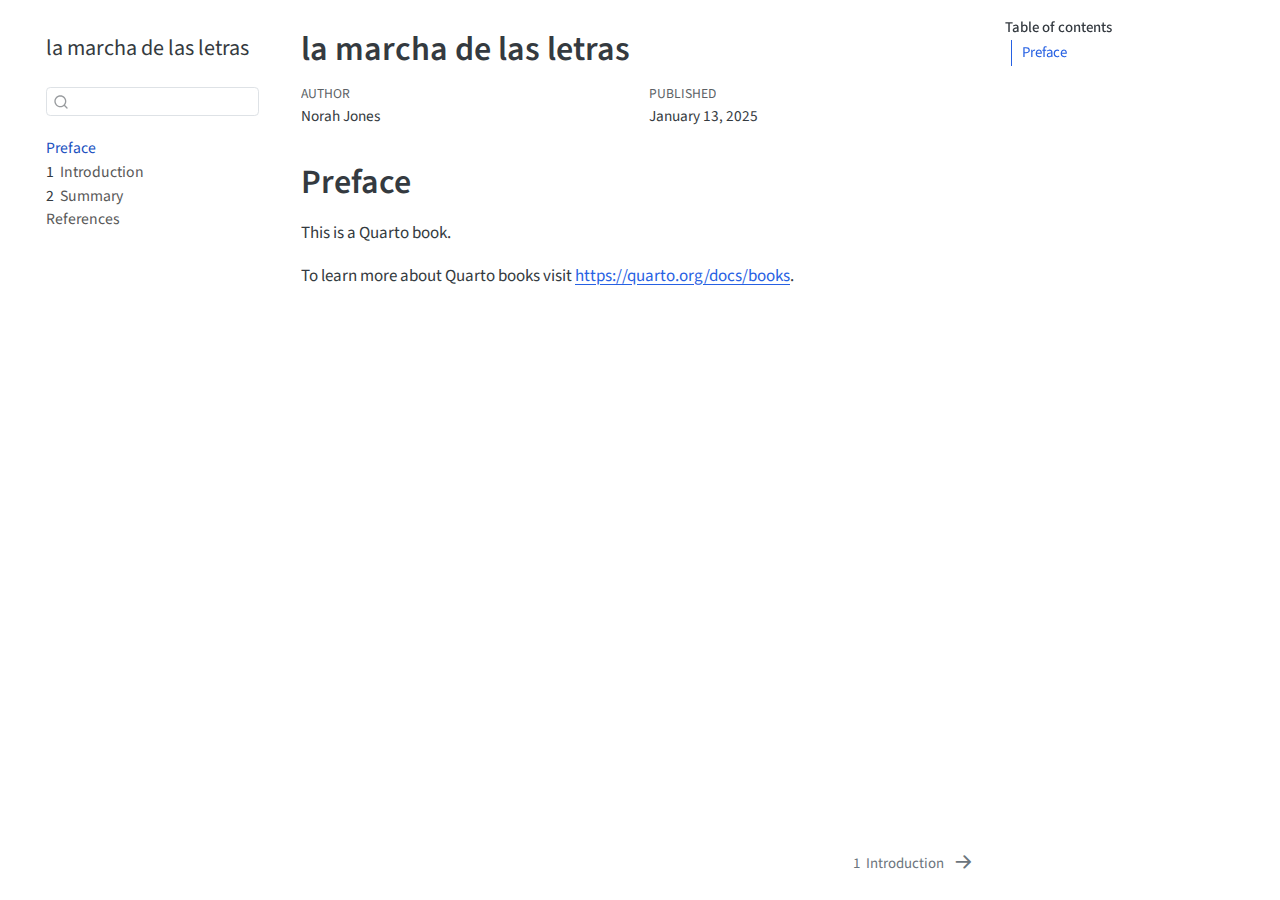
<file: _book/index.html>
<!DOCTYPE html>
<html xmlns="http://www.w3.org/1999/xhtml" lang="en" xml:lang="en"><head>

<meta charset="utf-8">
<meta name="generator" content="quarto-1.6.40">

<meta name="viewport" content="width=device-width, initial-scale=1.0, user-scalable=yes">

<meta name="author" content="Norah Jones">
<meta name="dcterms.date" content="2025-01-13">

<title>la marcha de las letras</title>
<style>
code{white-space: pre-wrap;}
span.smallcaps{font-variant: small-caps;}
div.columns{display: flex; gap: min(4vw, 1.5em);}
div.column{flex: auto; overflow-x: auto;}
div.hanging-indent{margin-left: 1.5em; text-indent: -1.5em;}
ul.task-list{list-style: none;}
ul.task-list li input[type="checkbox"] {
  width: 0.8em;
  margin: 0 0.8em 0.2em -1em; /* quarto-specific, see https://github.com/quarto-dev/quarto-cli/issues/4556 */ 
  vertical-align: middle;
}
</style>


<script src="site_libs/quarto-nav/quarto-nav.js"></script>
<script src="site_libs/quarto-nav/headroom.min.js"></script>
<script src="site_libs/clipboard/clipboard.min.js"></script>
<script src="site_libs/quarto-search/autocomplete.umd.js"></script>
<script src="site_libs/quarto-search/fuse.min.js"></script>
<script src="site_libs/quarto-search/quarto-search.js"></script>
<meta name="quarto:offset" content="./">
<link href="./intro.html" rel="next">
<script src="site_libs/quarto-html/quarto.js"></script>
<script src="site_libs/quarto-html/popper.min.js"></script>
<script src="site_libs/quarto-html/tippy.umd.min.js"></script>
<script src="site_libs/quarto-html/anchor.min.js"></script>
<link href="site_libs/quarto-html/tippy.css" rel="stylesheet">
<link href="site_libs/quarto-html/quarto-syntax-highlighting-549806ee2085284f45b00abea8c6df48.css" rel="stylesheet" id="quarto-text-highlighting-styles">
<script src="site_libs/bootstrap/bootstrap.min.js"></script>
<link href="site_libs/bootstrap/bootstrap-icons.css" rel="stylesheet">
<link href="site_libs/bootstrap/bootstrap-11c9061ab5c1c3b3c653d05e9c101184.min.css" rel="stylesheet" append-hash="true" id="quarto-bootstrap" data-mode="light">
<script id="quarto-search-options" type="application/json">{
  "location": "sidebar",
  "copy-button": false,
  "collapse-after": 3,
  "panel-placement": "start",
  "type": "textbox",
  "limit": 50,
  "keyboard-shortcut": [
    "f",
    "/",
    "s"
  ],
  "show-item-context": false,
  "language": {
    "search-no-results-text": "No results",
    "search-matching-documents-text": "matching documents",
    "search-copy-link-title": "Copy link to search",
    "search-hide-matches-text": "Hide additional matches",
    "search-more-match-text": "more match in this document",
    "search-more-matches-text": "more matches in this document",
    "search-clear-button-title": "Clear",
    "search-text-placeholder": "",
    "search-detached-cancel-button-title": "Cancel",
    "search-submit-button-title": "Submit",
    "search-label": "Search"
  }
}</script>


</head>

<body class="nav-sidebar floating">

<div id="quarto-search-results"></div>
  <header id="quarto-header" class="headroom fixed-top">
  <nav class="quarto-secondary-nav">
    <div class="container-fluid d-flex">
      <button type="button" class="quarto-btn-toggle btn" data-bs-toggle="collapse" role="button" data-bs-target=".quarto-sidebar-collapse-item" aria-controls="quarto-sidebar" aria-expanded="false" aria-label="Toggle sidebar navigation" onclick="if (window.quartoToggleHeadroom) { window.quartoToggleHeadroom(); }">
        <i class="bi bi-layout-text-sidebar-reverse"></i>
      </button>
        <nav class="quarto-page-breadcrumbs" aria-label="breadcrumb"><ol class="breadcrumb"><li class="breadcrumb-item"><a href="./index.html">Preface</a></li></ol></nav>
        <a class="flex-grow-1" role="navigation" data-bs-toggle="collapse" data-bs-target=".quarto-sidebar-collapse-item" aria-controls="quarto-sidebar" aria-expanded="false" aria-label="Toggle sidebar navigation" onclick="if (window.quartoToggleHeadroom) { window.quartoToggleHeadroom(); }">      
        </a>
      <button type="button" class="btn quarto-search-button" aria-label="Search" onclick="window.quartoOpenSearch();">
        <i class="bi bi-search"></i>
      </button>
    </div>
  </nav>
</header>
<!-- content -->
<div id="quarto-content" class="quarto-container page-columns page-rows-contents page-layout-article">
<!-- sidebar -->
  <nav id="quarto-sidebar" class="sidebar collapse collapse-horizontal quarto-sidebar-collapse-item sidebar-navigation floating overflow-auto">
    <div class="pt-lg-2 mt-2 text-left sidebar-header">
    <div class="sidebar-title mb-0 py-0">
      <a href="./">la marcha de las letras</a> 
    </div>
      </div>
        <div class="mt-2 flex-shrink-0 align-items-center">
        <div class="sidebar-search">
        <div id="quarto-search" class="" title="Search"></div>
        </div>
        </div>
    <div class="sidebar-menu-container"> 
    <ul class="list-unstyled mt-1">
        <li class="sidebar-item">
  <div class="sidebar-item-container"> 
  <a href="./index.html" class="sidebar-item-text sidebar-link active">
 <span class="menu-text">Preface</span></a>
  </div>
</li>
        <li class="sidebar-item">
  <div class="sidebar-item-container"> 
  <a href="./intro.html" class="sidebar-item-text sidebar-link">
 <span class="menu-text"><span class="chapter-number">1</span>&nbsp; <span class="chapter-title">Introduction</span></span></a>
  </div>
</li>
        <li class="sidebar-item">
  <div class="sidebar-item-container"> 
  <a href="./summary.html" class="sidebar-item-text sidebar-link">
 <span class="menu-text"><span class="chapter-number">2</span>&nbsp; <span class="chapter-title">Summary</span></span></a>
  </div>
</li>
        <li class="sidebar-item">
  <div class="sidebar-item-container"> 
  <a href="./references.html" class="sidebar-item-text sidebar-link">
 <span class="menu-text">References</span></a>
  </div>
</li>
    </ul>
    </div>
</nav>
<div id="quarto-sidebar-glass" class="quarto-sidebar-collapse-item" data-bs-toggle="collapse" data-bs-target=".quarto-sidebar-collapse-item"></div>
<!-- margin-sidebar -->
    <div id="quarto-margin-sidebar" class="sidebar margin-sidebar">
        <nav id="TOC" role="doc-toc" class="toc-active">
    <h2 id="toc-title">Table of contents</h2>
   
  <ul>
  <li><a href="#preface" id="toc-preface" class="nav-link active" data-scroll-target="#preface">Preface</a></li>
  </ul>
</nav>
    </div>
<!-- main -->
<main class="content" id="quarto-document-content">

<header id="title-block-header" class="quarto-title-block default">
<div class="quarto-title">
<h1 class="title">la marcha de las letras</h1>
</div>



<div class="quarto-title-meta">

    <div>
    <div class="quarto-title-meta-heading">Author</div>
    <div class="quarto-title-meta-contents">
             <p>Norah Jones </p>
          </div>
  </div>
    
    <div>
    <div class="quarto-title-meta-heading">Published</div>
    <div class="quarto-title-meta-contents">
      <p class="date">January 13, 2025</p>
    </div>
  </div>
  
    
  </div>
  


</header>


<section id="preface" class="level1 unnumbered">
<h1 class="unnumbered">Preface</h1>
<p>This is a Quarto book.</p>
<p>To learn more about Quarto books visit <a href="https://quarto.org/docs/books" class="uri">https://quarto.org/docs/books</a>.</p>


</section>

</main> <!-- /main -->
<script id="quarto-html-after-body" type="application/javascript">
window.document.addEventListener("DOMContentLoaded", function (event) {
  const toggleBodyColorMode = (bsSheetEl) => {
    const mode = bsSheetEl.getAttribute("data-mode");
    const bodyEl = window.document.querySelector("body");
    if (mode === "dark") {
      bodyEl.classList.add("quarto-dark");
      bodyEl.classList.remove("quarto-light");
    } else {
      bodyEl.classList.add("quarto-light");
      bodyEl.classList.remove("quarto-dark");
    }
  }
  const toggleBodyColorPrimary = () => {
    const bsSheetEl = window.document.querySelector("link#quarto-bootstrap");
    if (bsSheetEl) {
      toggleBodyColorMode(bsSheetEl);
    }
  }
  toggleBodyColorPrimary();  
  const icon = "";
  const anchorJS = new window.AnchorJS();
  anchorJS.options = {
    placement: 'right',
    icon: icon
  };
  anchorJS.add('.anchored');
  const isCodeAnnotation = (el) => {
    for (const clz of el.classList) {
      if (clz.startsWith('code-annotation-')) {                     
        return true;
      }
    }
    return false;
  }
  const onCopySuccess = function(e) {
    // button target
    const button = e.trigger;
    // don't keep focus
    button.blur();
    // flash "checked"
    button.classList.add('code-copy-button-checked');
    var currentTitle = button.getAttribute("title");
    button.setAttribute("title", "Copied!");
    let tooltip;
    if (window.bootstrap) {
      button.setAttribute("data-bs-toggle", "tooltip");
      button.setAttribute("data-bs-placement", "left");
      button.setAttribute("data-bs-title", "Copied!");
      tooltip = new bootstrap.Tooltip(button, 
        { trigger: "manual", 
          customClass: "code-copy-button-tooltip",
          offset: [0, -8]});
      tooltip.show();    
    }
    setTimeout(function() {
      if (tooltip) {
        tooltip.hide();
        button.removeAttribute("data-bs-title");
        button.removeAttribute("data-bs-toggle");
        button.removeAttribute("data-bs-placement");
      }
      button.setAttribute("title", currentTitle);
      button.classList.remove('code-copy-button-checked');
    }, 1000);
    // clear code selection
    e.clearSelection();
  }
  const getTextToCopy = function(trigger) {
      const codeEl = trigger.previousElementSibling.cloneNode(true);
      for (const childEl of codeEl.children) {
        if (isCodeAnnotation(childEl)) {
          childEl.remove();
        }
      }
      return codeEl.innerText;
  }
  const clipboard = new window.ClipboardJS('.code-copy-button:not([data-in-quarto-modal])', {
    text: getTextToCopy
  });
  clipboard.on('success', onCopySuccess);
  if (window.document.getElementById('quarto-embedded-source-code-modal')) {
    const clipboardModal = new window.ClipboardJS('.code-copy-button[data-in-quarto-modal]', {
      text: getTextToCopy,
      container: window.document.getElementById('quarto-embedded-source-code-modal')
    });
    clipboardModal.on('success', onCopySuccess);
  }
    var localhostRegex = new RegExp(/^(?:http|https):\/\/localhost\:?[0-9]*\//);
    var mailtoRegex = new RegExp(/^mailto:/);
      var filterRegex = new RegExp('/' + window.location.host + '/');
    var isInternal = (href) => {
        return filterRegex.test(href) || localhostRegex.test(href) || mailtoRegex.test(href);
    }
    // Inspect non-navigation links and adorn them if external
 	var links = window.document.querySelectorAll('a[href]:not(.nav-link):not(.navbar-brand):not(.toc-action):not(.sidebar-link):not(.sidebar-item-toggle):not(.pagination-link):not(.no-external):not([aria-hidden]):not(.dropdown-item):not(.quarto-navigation-tool):not(.about-link)');
    for (var i=0; i<links.length; i++) {
      const link = links[i];
      if (!isInternal(link.href)) {
        // undo the damage that might have been done by quarto-nav.js in the case of
        // links that we want to consider external
        if (link.dataset.originalHref !== undefined) {
          link.href = link.dataset.originalHref;
        }
      }
    }
  function tippyHover(el, contentFn, onTriggerFn, onUntriggerFn) {
    const config = {
      allowHTML: true,
      maxWidth: 500,
      delay: 100,
      arrow: false,
      appendTo: function(el) {
          return el.parentElement;
      },
      interactive: true,
      interactiveBorder: 10,
      theme: 'quarto',
      placement: 'bottom-start',
    };
    if (contentFn) {
      config.content = contentFn;
    }
    if (onTriggerFn) {
      config.onTrigger = onTriggerFn;
    }
    if (onUntriggerFn) {
      config.onUntrigger = onUntriggerFn;
    }
    window.tippy(el, config); 
  }
  const noterefs = window.document.querySelectorAll('a[role="doc-noteref"]');
  for (var i=0; i<noterefs.length; i++) {
    const ref = noterefs[i];
    tippyHover(ref, function() {
      // use id or data attribute instead here
      let href = ref.getAttribute('data-footnote-href') || ref.getAttribute('href');
      try { href = new URL(href).hash; } catch {}
      const id = href.replace(/^#\/?/, "");
      const note = window.document.getElementById(id);
      if (note) {
        return note.innerHTML;
      } else {
        return "";
      }
    });
  }
  const xrefs = window.document.querySelectorAll('a.quarto-xref');
  const processXRef = (id, note) => {
    // Strip column container classes
    const stripColumnClz = (el) => {
      el.classList.remove("page-full", "page-columns");
      if (el.children) {
        for (const child of el.children) {
          stripColumnClz(child);
        }
      }
    }
    stripColumnClz(note)
    if (id === null || id.startsWith('sec-')) {
      // Special case sections, only their first couple elements
      const container = document.createElement("div");
      if (note.children && note.children.length > 2) {
        container.appendChild(note.children[0].cloneNode(true));
        for (let i = 1; i < note.children.length; i++) {
          const child = note.children[i];
          if (child.tagName === "P" && child.innerText === "") {
            continue;
          } else {
            container.appendChild(child.cloneNode(true));
            break;
          }
        }
        if (window.Quarto?.typesetMath) {
          window.Quarto.typesetMath(container);
        }
        return container.innerHTML
      } else {
        if (window.Quarto?.typesetMath) {
          window.Quarto.typesetMath(note);
        }
        return note.innerHTML;
      }
    } else {
      // Remove any anchor links if they are present
      const anchorLink = note.querySelector('a.anchorjs-link');
      if (anchorLink) {
        anchorLink.remove();
      }
      if (window.Quarto?.typesetMath) {
        window.Quarto.typesetMath(note);
      }
      if (note.classList.contains("callout")) {
        return note.outerHTML;
      } else {
        return note.innerHTML;
      }
    }
  }
  for (var i=0; i<xrefs.length; i++) {
    const xref = xrefs[i];
    tippyHover(xref, undefined, function(instance) {
      instance.disable();
      let url = xref.getAttribute('href');
      let hash = undefined; 
      if (url.startsWith('#')) {
        hash = url;
      } else {
        try { hash = new URL(url).hash; } catch {}
      }
      if (hash) {
        const id = hash.replace(/^#\/?/, "");
        const note = window.document.getElementById(id);
        if (note !== null) {
          try {
            const html = processXRef(id, note.cloneNode(true));
            instance.setContent(html);
          } finally {
            instance.enable();
            instance.show();
          }
        } else {
          // See if we can fetch this
          fetch(url.split('#')[0])
          .then(res => res.text())
          .then(html => {
            const parser = new DOMParser();
            const htmlDoc = parser.parseFromString(html, "text/html");
            const note = htmlDoc.getElementById(id);
            if (note !== null) {
              const html = processXRef(id, note);
              instance.setContent(html);
            } 
          }).finally(() => {
            instance.enable();
            instance.show();
          });
        }
      } else {
        // See if we can fetch a full url (with no hash to target)
        // This is a special case and we should probably do some content thinning / targeting
        fetch(url)
        .then(res => res.text())
        .then(html => {
          const parser = new DOMParser();
          const htmlDoc = parser.parseFromString(html, "text/html");
          const note = htmlDoc.querySelector('main.content');
          if (note !== null) {
            // This should only happen for chapter cross references
            // (since there is no id in the URL)
            // remove the first header
            if (note.children.length > 0 && note.children[0].tagName === "HEADER") {
              note.children[0].remove();
            }
            const html = processXRef(null, note);
            instance.setContent(html);
          } 
        }).finally(() => {
          instance.enable();
          instance.show();
        });
      }
    }, function(instance) {
    });
  }
      let selectedAnnoteEl;
      const selectorForAnnotation = ( cell, annotation) => {
        let cellAttr = 'data-code-cell="' + cell + '"';
        let lineAttr = 'data-code-annotation="' +  annotation + '"';
        const selector = 'span[' + cellAttr + '][' + lineAttr + ']';
        return selector;
      }
      const selectCodeLines = (annoteEl) => {
        const doc = window.document;
        const targetCell = annoteEl.getAttribute("data-target-cell");
        const targetAnnotation = annoteEl.getAttribute("data-target-annotation");
        const annoteSpan = window.document.querySelector(selectorForAnnotation(targetCell, targetAnnotation));
        const lines = annoteSpan.getAttribute("data-code-lines").split(",");
        const lineIds = lines.map((line) => {
          return targetCell + "-" + line;
        })
        let top = null;
        let height = null;
        let parent = null;
        if (lineIds.length > 0) {
            //compute the position of the single el (top and bottom and make a div)
            const el = window.document.getElementById(lineIds[0]);
            top = el.offsetTop;
            height = el.offsetHeight;
            parent = el.parentElement.parentElement;
          if (lineIds.length > 1) {
            const lastEl = window.document.getElementById(lineIds[lineIds.length - 1]);
            const bottom = lastEl.offsetTop + lastEl.offsetHeight;
            height = bottom - top;
          }
          if (top !== null && height !== null && parent !== null) {
            // cook up a div (if necessary) and position it 
            let div = window.document.getElementById("code-annotation-line-highlight");
            if (div === null) {
              div = window.document.createElement("div");
              div.setAttribute("id", "code-annotation-line-highlight");
              div.style.position = 'absolute';
              parent.appendChild(div);
            }
            div.style.top = top - 2 + "px";
            div.style.height = height + 4 + "px";
            div.style.left = 0;
            let gutterDiv = window.document.getElementById("code-annotation-line-highlight-gutter");
            if (gutterDiv === null) {
              gutterDiv = window.document.createElement("div");
              gutterDiv.setAttribute("id", "code-annotation-line-highlight-gutter");
              gutterDiv.style.position = 'absolute';
              const codeCell = window.document.getElementById(targetCell);
              const gutter = codeCell.querySelector('.code-annotation-gutter');
              gutter.appendChild(gutterDiv);
            }
            gutterDiv.style.top = top - 2 + "px";
            gutterDiv.style.height = height + 4 + "px";
          }
          selectedAnnoteEl = annoteEl;
        }
      };
      const unselectCodeLines = () => {
        const elementsIds = ["code-annotation-line-highlight", "code-annotation-line-highlight-gutter"];
        elementsIds.forEach((elId) => {
          const div = window.document.getElementById(elId);
          if (div) {
            div.remove();
          }
        });
        selectedAnnoteEl = undefined;
      };
        // Handle positioning of the toggle
    window.addEventListener(
      "resize",
      throttle(() => {
        elRect = undefined;
        if (selectedAnnoteEl) {
          selectCodeLines(selectedAnnoteEl);
        }
      }, 10)
    );
    function throttle(fn, ms) {
    let throttle = false;
    let timer;
      return (...args) => {
        if(!throttle) { // first call gets through
            fn.apply(this, args);
            throttle = true;
        } else { // all the others get throttled
            if(timer) clearTimeout(timer); // cancel #2
            timer = setTimeout(() => {
              fn.apply(this, args);
              timer = throttle = false;
            }, ms);
        }
      };
    }
      // Attach click handler to the DT
      const annoteDls = window.document.querySelectorAll('dt[data-target-cell]');
      for (const annoteDlNode of annoteDls) {
        annoteDlNode.addEventListener('click', (event) => {
          const clickedEl = event.target;
          if (clickedEl !== selectedAnnoteEl) {
            unselectCodeLines();
            const activeEl = window.document.querySelector('dt[data-target-cell].code-annotation-active');
            if (activeEl) {
              activeEl.classList.remove('code-annotation-active');
            }
            selectCodeLines(clickedEl);
            clickedEl.classList.add('code-annotation-active');
          } else {
            // Unselect the line
            unselectCodeLines();
            clickedEl.classList.remove('code-annotation-active');
          }
        });
      }
  const findCites = (el) => {
    const parentEl = el.parentElement;
    if (parentEl) {
      const cites = parentEl.dataset.cites;
      if (cites) {
        return {
          el,
          cites: cites.split(' ')
        };
      } else {
        return findCites(el.parentElement)
      }
    } else {
      return undefined;
    }
  };
  var bibliorefs = window.document.querySelectorAll('a[role="doc-biblioref"]');
  for (var i=0; i<bibliorefs.length; i++) {
    const ref = bibliorefs[i];
    const citeInfo = findCites(ref);
    if (citeInfo) {
      tippyHover(citeInfo.el, function() {
        var popup = window.document.createElement('div');
        citeInfo.cites.forEach(function(cite) {
          var citeDiv = window.document.createElement('div');
          citeDiv.classList.add('hanging-indent');
          citeDiv.classList.add('csl-entry');
          var biblioDiv = window.document.getElementById('ref-' + cite);
          if (biblioDiv) {
            citeDiv.innerHTML = biblioDiv.innerHTML;
          }
          popup.appendChild(citeDiv);
        });
        return popup.innerHTML;
      });
    }
  }
});
</script>
<nav class="page-navigation">
  <div class="nav-page nav-page-previous">
  </div>
  <div class="nav-page nav-page-next">
      <a href="./intro.html" class="pagination-link" aria-label="Introduction">
        <span class="nav-page-text"><span class="chapter-number">1</span>&nbsp; <span class="chapter-title">Introduction</span></span> <i class="bi bi-arrow-right-short"></i>
      </a>
  </div>
</nav>
</div> <!-- /content -->




</body></html>
</file>
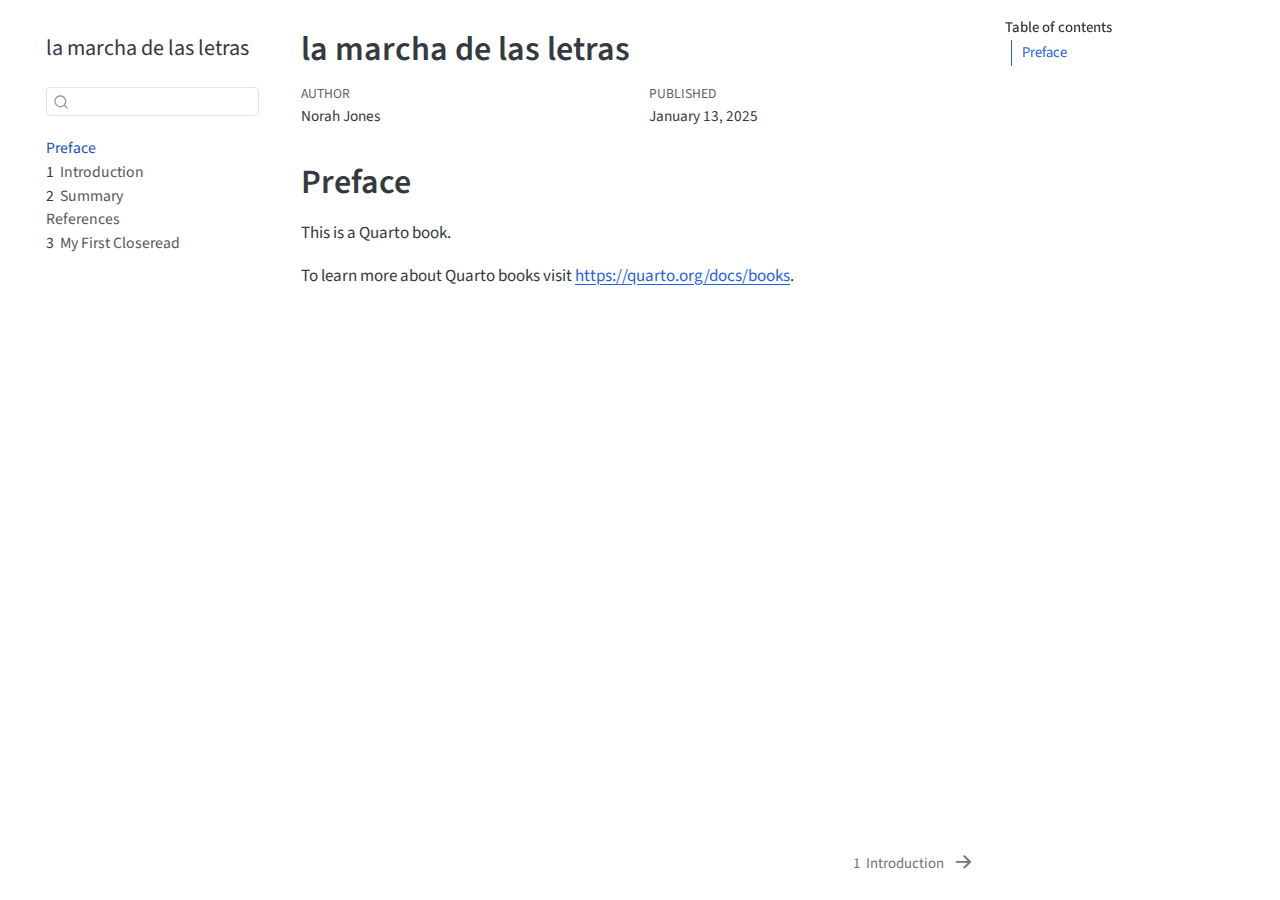
<file: docs/index.html>
<!DOCTYPE html>
<html xmlns="http://www.w3.org/1999/xhtml" lang="en" xml:lang="en"><head>

<meta charset="utf-8">
<meta name="generator" content="quarto-1.6.40">

<meta name="viewport" content="width=device-width, initial-scale=1.0, user-scalable=yes">

<meta name="author" content="Norah Jones">
<meta name="dcterms.date" content="2025-01-13">

<title>la marcha de las letras</title>
<style>
code{white-space: pre-wrap;}
span.smallcaps{font-variant: small-caps;}
div.columns{display: flex; gap: min(4vw, 1.5em);}
div.column{flex: auto; overflow-x: auto;}
div.hanging-indent{margin-left: 1.5em; text-indent: -1.5em;}
ul.task-list{list-style: none;}
ul.task-list li input[type="checkbox"] {
  width: 0.8em;
  margin: 0 0.8em 0.2em -1em; /* quarto-specific, see https://github.com/quarto-dev/quarto-cli/issues/4556 */ 
  vertical-align: middle;
}
</style>


<script src="site_libs/quarto-nav/quarto-nav.js"></script>
<script src="site_libs/quarto-nav/headroom.min.js"></script>
<script src="site_libs/clipboard/clipboard.min.js"></script>
<script src="site_libs/quarto-search/autocomplete.umd.js"></script>
<script src="site_libs/quarto-search/fuse.min.js"></script>
<script src="site_libs/quarto-search/quarto-search.js"></script>
<meta name="quarto:offset" content="./">
<link href="./intro.html" rel="next">
<script src="site_libs/quarto-html/quarto.js"></script>
<script src="site_libs/quarto-html/popper.min.js"></script>
<script src="site_libs/quarto-html/tippy.umd.min.js"></script>
<script src="site_libs/quarto-html/anchor.min.js"></script>
<link href="site_libs/quarto-html/tippy.css" rel="stylesheet">
<link href="site_libs/quarto-html/quarto-syntax-highlighting-549806ee2085284f45b00abea8c6df48.css" rel="stylesheet" id="quarto-text-highlighting-styles">
<script src="site_libs/bootstrap/bootstrap.min.js"></script>
<link href="site_libs/bootstrap/bootstrap-icons.css" rel="stylesheet">
<link href="site_libs/bootstrap/bootstrap-1401145cf004da6a09064bdc7f1f36a1.min.css" rel="stylesheet" append-hash="true" id="quarto-bootstrap" data-mode="light">
<script id="quarto-search-options" type="application/json">{
  "location": "sidebar",
  "copy-button": false,
  "collapse-after": 3,
  "panel-placement": "start",
  "type": "textbox",
  "limit": 50,
  "keyboard-shortcut": [
    "f",
    "/",
    "s"
  ],
  "show-item-context": false,
  "language": {
    "search-no-results-text": "No results",
    "search-matching-documents-text": "matching documents",
    "search-copy-link-title": "Copy link to search",
    "search-hide-matches-text": "Hide additional matches",
    "search-more-match-text": "more match in this document",
    "search-more-matches-text": "more matches in this document",
    "search-clear-button-title": "Clear",
    "search-text-placeholder": "",
    "search-detached-cancel-button-title": "Cancel",
    "search-submit-button-title": "Submit",
    "search-label": "Search"
  }
}</script>


</head>

<body class="nav-sidebar floating">

<div id="quarto-search-results"></div>
  <header id="quarto-header" class="headroom fixed-top">
  <nav class="quarto-secondary-nav">
    <div class="container-fluid d-flex">
      <button type="button" class="quarto-btn-toggle btn" data-bs-toggle="collapse" role="button" data-bs-target=".quarto-sidebar-collapse-item" aria-controls="quarto-sidebar" aria-expanded="false" aria-label="Toggle sidebar navigation" onclick="if (window.quartoToggleHeadroom) { window.quartoToggleHeadroom(); }">
        <i class="bi bi-layout-text-sidebar-reverse"></i>
      </button>
        <nav class="quarto-page-breadcrumbs" aria-label="breadcrumb"><ol class="breadcrumb"><li class="breadcrumb-item"><a href="./index.html">Preface</a></li></ol></nav>
        <a class="flex-grow-1" role="navigation" data-bs-toggle="collapse" data-bs-target=".quarto-sidebar-collapse-item" aria-controls="quarto-sidebar" aria-expanded="false" aria-label="Toggle sidebar navigation" onclick="if (window.quartoToggleHeadroom) { window.quartoToggleHeadroom(); }">      
        </a>
      <button type="button" class="btn quarto-search-button" aria-label="Search" onclick="window.quartoOpenSearch();">
        <i class="bi bi-search"></i>
      </button>
    </div>
  </nav>
</header>
<!-- content -->
<div id="quarto-content" class="quarto-container page-columns page-rows-contents page-layout-article">
<!-- sidebar -->
  <nav id="quarto-sidebar" class="sidebar collapse collapse-horizontal quarto-sidebar-collapse-item sidebar-navigation floating overflow-auto">
    <div class="pt-lg-2 mt-2 text-left sidebar-header">
    <div class="sidebar-title mb-0 py-0">
      <a href="./">la marcha de las letras</a> 
    </div>
      </div>
        <div class="mt-2 flex-shrink-0 align-items-center">
        <div class="sidebar-search">
        <div id="quarto-search" class="" title="Search"></div>
        </div>
        </div>
    <div class="sidebar-menu-container"> 
    <ul class="list-unstyled mt-1">
        <li class="sidebar-item">
  <div class="sidebar-item-container"> 
  <a href="./index.html" class="sidebar-item-text sidebar-link active">
 <span class="menu-text">Preface</span></a>
  </div>
</li>
        <li class="sidebar-item">
  <div class="sidebar-item-container"> 
  <a href="./intro.html" class="sidebar-item-text sidebar-link">
 <span class="menu-text"><span class="chapter-number">1</span>&nbsp; <span class="chapter-title">Introduction</span></span></a>
  </div>
</li>
        <li class="sidebar-item">
  <div class="sidebar-item-container"> 
  <a href="./summary.html" class="sidebar-item-text sidebar-link">
 <span class="menu-text"><span class="chapter-number">2</span>&nbsp; <span class="chapter-title">Summary</span></span></a>
  </div>
</li>
        <li class="sidebar-item">
  <div class="sidebar-item-container"> 
  <a href="./references.html" class="sidebar-item-text sidebar-link">
 <span class="menu-text">References</span></a>
  </div>
</li>
        <li class="sidebar-item">
  <div class="sidebar-item-container"> 
  <a href="./historia.html" class="sidebar-item-text sidebar-link">
 <span class="menu-text"><span class="chapter-number">3</span>&nbsp; <span class="chapter-title">My First Closeread</span></span></a>
  </div>
</li>
    </ul>
    </div>
</nav>
<div id="quarto-sidebar-glass" class="quarto-sidebar-collapse-item" data-bs-toggle="collapse" data-bs-target=".quarto-sidebar-collapse-item"></div>
<!-- margin-sidebar -->
    <div id="quarto-margin-sidebar" class="sidebar margin-sidebar">
        <nav id="TOC" role="doc-toc" class="toc-active">
    <h2 id="toc-title">Table of contents</h2>
   
  <ul>
  <li><a href="#preface" id="toc-preface" class="nav-link active" data-scroll-target="#preface">Preface</a></li>
  </ul>
</nav>
    </div>
<!-- main -->
<main class="content" id="quarto-document-content">

<header id="title-block-header" class="quarto-title-block default">
<div class="quarto-title">
<h1 class="title">la marcha de las letras</h1>
</div>



<div class="quarto-title-meta">

    <div>
    <div class="quarto-title-meta-heading">Author</div>
    <div class="quarto-title-meta-contents">
             <p>Norah Jones </p>
          </div>
  </div>
    
    <div>
    <div class="quarto-title-meta-heading">Published</div>
    <div class="quarto-title-meta-contents">
      <p class="date">January 13, 2025</p>
    </div>
  </div>
  
    
  </div>
  


</header>


<section id="preface" class="level1 unnumbered">
<h1 class="unnumbered">Preface</h1>
<p>This is a Quarto book.</p>
<p>To learn more about Quarto books visit <a href="https://quarto.org/docs/books" class="uri">https://quarto.org/docs/books</a>.</p>


</section>

</main> <!-- /main -->
<script id="quarto-html-after-body" type="application/javascript">
window.document.addEventListener("DOMContentLoaded", function (event) {
  const toggleBodyColorMode = (bsSheetEl) => {
    const mode = bsSheetEl.getAttribute("data-mode");
    const bodyEl = window.document.querySelector("body");
    if (mode === "dark") {
      bodyEl.classList.add("quarto-dark");
      bodyEl.classList.remove("quarto-light");
    } else {
      bodyEl.classList.add("quarto-light");
      bodyEl.classList.remove("quarto-dark");
    }
  }
  const toggleBodyColorPrimary = () => {
    const bsSheetEl = window.document.querySelector("link#quarto-bootstrap");
    if (bsSheetEl) {
      toggleBodyColorMode(bsSheetEl);
    }
  }
  toggleBodyColorPrimary();  
  const icon = "";
  const anchorJS = new window.AnchorJS();
  anchorJS.options = {
    placement: 'right',
    icon: icon
  };
  anchorJS.add('.anchored');
  const isCodeAnnotation = (el) => {
    for (const clz of el.classList) {
      if (clz.startsWith('code-annotation-')) {                     
        return true;
      }
    }
    return false;
  }
  const onCopySuccess = function(e) {
    // button target
    const button = e.trigger;
    // don't keep focus
    button.blur();
    // flash "checked"
    button.classList.add('code-copy-button-checked');
    var currentTitle = button.getAttribute("title");
    button.setAttribute("title", "Copied!");
    let tooltip;
    if (window.bootstrap) {
      button.setAttribute("data-bs-toggle", "tooltip");
      button.setAttribute("data-bs-placement", "left");
      button.setAttribute("data-bs-title", "Copied!");
      tooltip = new bootstrap.Tooltip(button, 
        { trigger: "manual", 
          customClass: "code-copy-button-tooltip",
          offset: [0, -8]});
      tooltip.show();    
    }
    setTimeout(function() {
      if (tooltip) {
        tooltip.hide();
        button.removeAttribute("data-bs-title");
        button.removeAttribute("data-bs-toggle");
        button.removeAttribute("data-bs-placement");
      }
      button.setAttribute("title", currentTitle);
      button.classList.remove('code-copy-button-checked');
    }, 1000);
    // clear code selection
    e.clearSelection();
  }
  const getTextToCopy = function(trigger) {
      const codeEl = trigger.previousElementSibling.cloneNode(true);
      for (const childEl of codeEl.children) {
        if (isCodeAnnotation(childEl)) {
          childEl.remove();
        }
      }
      return codeEl.innerText;
  }
  const clipboard = new window.ClipboardJS('.code-copy-button:not([data-in-quarto-modal])', {
    text: getTextToCopy
  });
  clipboard.on('success', onCopySuccess);
  if (window.document.getElementById('quarto-embedded-source-code-modal')) {
    const clipboardModal = new window.ClipboardJS('.code-copy-button[data-in-quarto-modal]', {
      text: getTextToCopy,
      container: window.document.getElementById('quarto-embedded-source-code-modal')
    });
    clipboardModal.on('success', onCopySuccess);
  }
    var localhostRegex = new RegExp(/^(?:http|https):\/\/localhost\:?[0-9]*\//);
    var mailtoRegex = new RegExp(/^mailto:/);
      var filterRegex = new RegExp('/' + window.location.host + '/');
    var isInternal = (href) => {
        return filterRegex.test(href) || localhostRegex.test(href) || mailtoRegex.test(href);
    }
    // Inspect non-navigation links and adorn them if external
 	var links = window.document.querySelectorAll('a[href]:not(.nav-link):not(.navbar-brand):not(.toc-action):not(.sidebar-link):not(.sidebar-item-toggle):not(.pagination-link):not(.no-external):not([aria-hidden]):not(.dropdown-item):not(.quarto-navigation-tool):not(.about-link)');
    for (var i=0; i<links.length; i++) {
      const link = links[i];
      if (!isInternal(link.href)) {
        // undo the damage that might have been done by quarto-nav.js in the case of
        // links that we want to consider external
        if (link.dataset.originalHref !== undefined) {
          link.href = link.dataset.originalHref;
        }
      }
    }
  function tippyHover(el, contentFn, onTriggerFn, onUntriggerFn) {
    const config = {
      allowHTML: true,
      maxWidth: 500,
      delay: 100,
      arrow: false,
      appendTo: function(el) {
          return el.parentElement;
      },
      interactive: true,
      interactiveBorder: 10,
      theme: 'quarto',
      placement: 'bottom-start',
    };
    if (contentFn) {
      config.content = contentFn;
    }
    if (onTriggerFn) {
      config.onTrigger = onTriggerFn;
    }
    if (onUntriggerFn) {
      config.onUntrigger = onUntriggerFn;
    }
    window.tippy(el, config); 
  }
  const noterefs = window.document.querySelectorAll('a[role="doc-noteref"]');
  for (var i=0; i<noterefs.length; i++) {
    const ref = noterefs[i];
    tippyHover(ref, function() {
      // use id or data attribute instead here
      let href = ref.getAttribute('data-footnote-href') || ref.getAttribute('href');
      try { href = new URL(href).hash; } catch {}
      const id = href.replace(/^#\/?/, "");
      const note = window.document.getElementById(id);
      if (note) {
        return note.innerHTML;
      } else {
        return "";
      }
    });
  }
  const xrefs = window.document.querySelectorAll('a.quarto-xref');
  const processXRef = (id, note) => {
    // Strip column container classes
    const stripColumnClz = (el) => {
      el.classList.remove("page-full", "page-columns");
      if (el.children) {
        for (const child of el.children) {
          stripColumnClz(child);
        }
      }
    }
    stripColumnClz(note)
    if (id === null || id.startsWith('sec-')) {
      // Special case sections, only their first couple elements
      const container = document.createElement("div");
      if (note.children && note.children.length > 2) {
        container.appendChild(note.children[0].cloneNode(true));
        for (let i = 1; i < note.children.length; i++) {
          const child = note.children[i];
          if (child.tagName === "P" && child.innerText === "") {
            continue;
          } else {
            container.appendChild(child.cloneNode(true));
            break;
          }
        }
        if (window.Quarto?.typesetMath) {
          window.Quarto.typesetMath(container);
        }
        return container.innerHTML
      } else {
        if (window.Quarto?.typesetMath) {
          window.Quarto.typesetMath(note);
        }
        return note.innerHTML;
      }
    } else {
      // Remove any anchor links if they are present
      const anchorLink = note.querySelector('a.anchorjs-link');
      if (anchorLink) {
        anchorLink.remove();
      }
      if (window.Quarto?.typesetMath) {
        window.Quarto.typesetMath(note);
      }
      if (note.classList.contains("callout")) {
        return note.outerHTML;
      } else {
        return note.innerHTML;
      }
    }
  }
  for (var i=0; i<xrefs.length; i++) {
    const xref = xrefs[i];
    tippyHover(xref, undefined, function(instance) {
      instance.disable();
      let url = xref.getAttribute('href');
      let hash = undefined; 
      if (url.startsWith('#')) {
        hash = url;
      } else {
        try { hash = new URL(url).hash; } catch {}
      }
      if (hash) {
        const id = hash.replace(/^#\/?/, "");
        const note = window.document.getElementById(id);
        if (note !== null) {
          try {
            const html = processXRef(id, note.cloneNode(true));
            instance.setContent(html);
          } finally {
            instance.enable();
            instance.show();
          }
        } else {
          // See if we can fetch this
          fetch(url.split('#')[0])
          .then(res => res.text())
          .then(html => {
            const parser = new DOMParser();
            const htmlDoc = parser.parseFromString(html, "text/html");
            const note = htmlDoc.getElementById(id);
            if (note !== null) {
              const html = processXRef(id, note);
              instance.setContent(html);
            } 
          }).finally(() => {
            instance.enable();
            instance.show();
          });
        }
      } else {
        // See if we can fetch a full url (with no hash to target)
        // This is a special case and we should probably do some content thinning / targeting
        fetch(url)
        .then(res => res.text())
        .then(html => {
          const parser = new DOMParser();
          const htmlDoc = parser.parseFromString(html, "text/html");
          const note = htmlDoc.querySelector('main.content');
          if (note !== null) {
            // This should only happen for chapter cross references
            // (since there is no id in the URL)
            // remove the first header
            if (note.children.length > 0 && note.children[0].tagName === "HEADER") {
              note.children[0].remove();
            }
            const html = processXRef(null, note);
            instance.setContent(html);
          } 
        }).finally(() => {
          instance.enable();
          instance.show();
        });
      }
    }, function(instance) {
    });
  }
      let selectedAnnoteEl;
      const selectorForAnnotation = ( cell, annotation) => {
        let cellAttr = 'data-code-cell="' + cell + '"';
        let lineAttr = 'data-code-annotation="' +  annotation + '"';
        const selector = 'span[' + cellAttr + '][' + lineAttr + ']';
        return selector;
      }
      const selectCodeLines = (annoteEl) => {
        const doc = window.document;
        const targetCell = annoteEl.getAttribute("data-target-cell");
        const targetAnnotation = annoteEl.getAttribute("data-target-annotation");
        const annoteSpan = window.document.querySelector(selectorForAnnotation(targetCell, targetAnnotation));
        const lines = annoteSpan.getAttribute("data-code-lines").split(",");
        const lineIds = lines.map((line) => {
          return targetCell + "-" + line;
        })
        let top = null;
        let height = null;
        let parent = null;
        if (lineIds.length > 0) {
            //compute the position of the single el (top and bottom and make a div)
            const el = window.document.getElementById(lineIds[0]);
            top = el.offsetTop;
            height = el.offsetHeight;
            parent = el.parentElement.parentElement;
          if (lineIds.length > 1) {
            const lastEl = window.document.getElementById(lineIds[lineIds.length - 1]);
            const bottom = lastEl.offsetTop + lastEl.offsetHeight;
            height = bottom - top;
          }
          if (top !== null && height !== null && parent !== null) {
            // cook up a div (if necessary) and position it 
            let div = window.document.getElementById("code-annotation-line-highlight");
            if (div === null) {
              div = window.document.createElement("div");
              div.setAttribute("id", "code-annotation-line-highlight");
              div.style.position = 'absolute';
              parent.appendChild(div);
            }
            div.style.top = top - 2 + "px";
            div.style.height = height + 4 + "px";
            div.style.left = 0;
            let gutterDiv = window.document.getElementById("code-annotation-line-highlight-gutter");
            if (gutterDiv === null) {
              gutterDiv = window.document.createElement("div");
              gutterDiv.setAttribute("id", "code-annotation-line-highlight-gutter");
              gutterDiv.style.position = 'absolute';
              const codeCell = window.document.getElementById(targetCell);
              const gutter = codeCell.querySelector('.code-annotation-gutter');
              gutter.appendChild(gutterDiv);
            }
            gutterDiv.style.top = top - 2 + "px";
            gutterDiv.style.height = height + 4 + "px";
          }
          selectedAnnoteEl = annoteEl;
        }
      };
      const unselectCodeLines = () => {
        const elementsIds = ["code-annotation-line-highlight", "code-annotation-line-highlight-gutter"];
        elementsIds.forEach((elId) => {
          const div = window.document.getElementById(elId);
          if (div) {
            div.remove();
          }
        });
        selectedAnnoteEl = undefined;
      };
        // Handle positioning of the toggle
    window.addEventListener(
      "resize",
      throttle(() => {
        elRect = undefined;
        if (selectedAnnoteEl) {
          selectCodeLines(selectedAnnoteEl);
        }
      }, 10)
    );
    function throttle(fn, ms) {
    let throttle = false;
    let timer;
      return (...args) => {
        if(!throttle) { // first call gets through
            fn.apply(this, args);
            throttle = true;
        } else { // all the others get throttled
            if(timer) clearTimeout(timer); // cancel #2
            timer = setTimeout(() => {
              fn.apply(this, args);
              timer = throttle = false;
            }, ms);
        }
      };
    }
      // Attach click handler to the DT
      const annoteDls = window.document.querySelectorAll('dt[data-target-cell]');
      for (const annoteDlNode of annoteDls) {
        annoteDlNode.addEventListener('click', (event) => {
          const clickedEl = event.target;
          if (clickedEl !== selectedAnnoteEl) {
            unselectCodeLines();
            const activeEl = window.document.querySelector('dt[data-target-cell].code-annotation-active');
            if (activeEl) {
              activeEl.classList.remove('code-annotation-active');
            }
            selectCodeLines(clickedEl);
            clickedEl.classList.add('code-annotation-active');
          } else {
            // Unselect the line
            unselectCodeLines();
            clickedEl.classList.remove('code-annotation-active');
          }
        });
      }
  const findCites = (el) => {
    const parentEl = el.parentElement;
    if (parentEl) {
      const cites = parentEl.dataset.cites;
      if (cites) {
        return {
          el,
          cites: cites.split(' ')
        };
      } else {
        return findCites(el.parentElement)
      }
    } else {
      return undefined;
    }
  };
  var bibliorefs = window.document.querySelectorAll('a[role="doc-biblioref"]');
  for (var i=0; i<bibliorefs.length; i++) {
    const ref = bibliorefs[i];
    const citeInfo = findCites(ref);
    if (citeInfo) {
      tippyHover(citeInfo.el, function() {
        var popup = window.document.createElement('div');
        citeInfo.cites.forEach(function(cite) {
          var citeDiv = window.document.createElement('div');
          citeDiv.classList.add('hanging-indent');
          citeDiv.classList.add('csl-entry');
          var biblioDiv = window.document.getElementById('ref-' + cite);
          if (biblioDiv) {
            citeDiv.innerHTML = biblioDiv.innerHTML;
          }
          popup.appendChild(citeDiv);
        });
        return popup.innerHTML;
      });
    }
  }
});
</script>
<nav class="page-navigation">
  <div class="nav-page nav-page-previous">
  </div>
  <div class="nav-page nav-page-next">
      <a href="./intro.html" class="pagination-link" aria-label="Introduction">
        <span class="nav-page-text"><span class="chapter-number">1</span>&nbsp; <span class="chapter-title">Introduction</span></span> <i class="bi bi-arrow-right-short"></i>
      </a>
  </div>
</nav>
</div> <!-- /content -->




</body></html>
</file>
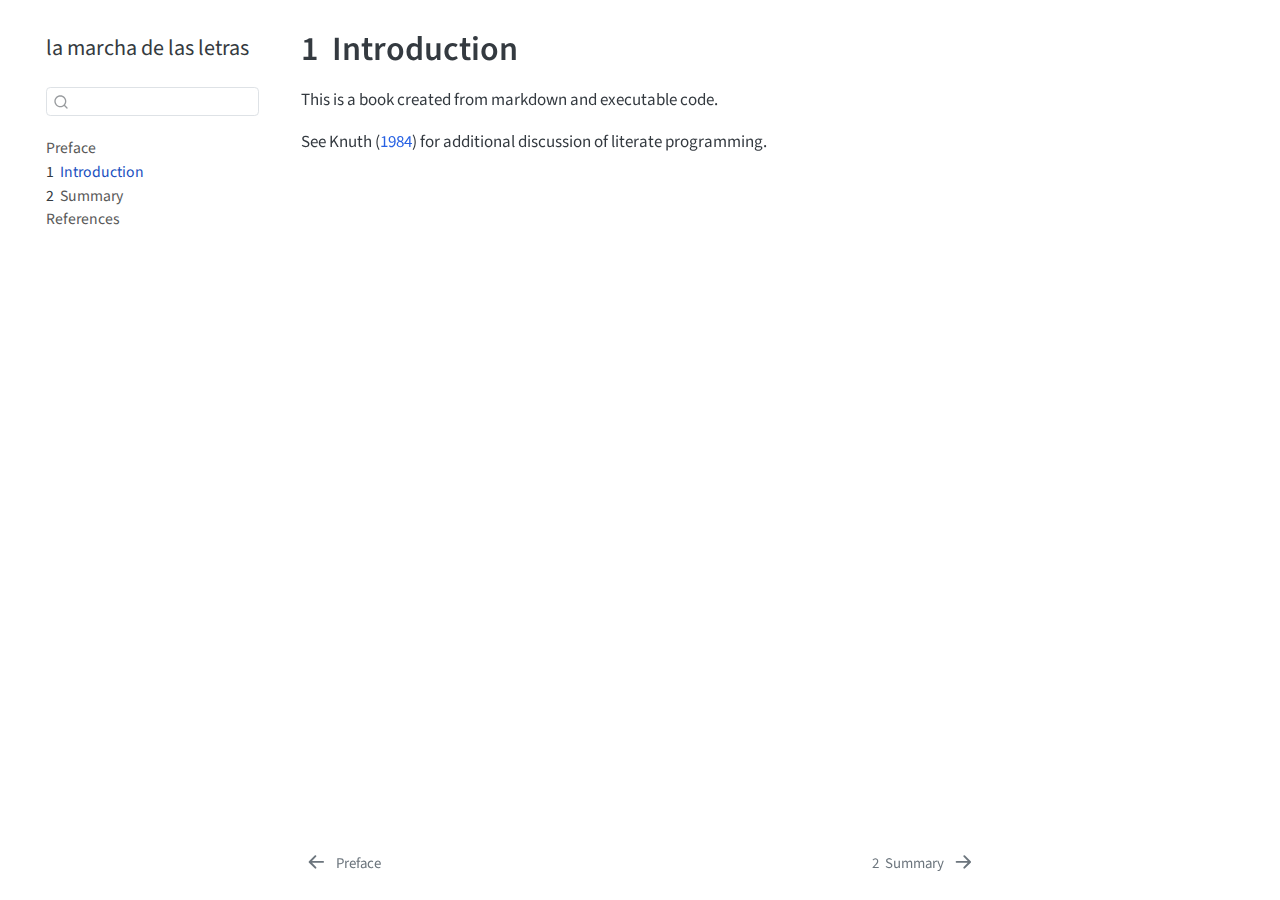
<file: _book/intro.html>
<!DOCTYPE html>
<html xmlns="http://www.w3.org/1999/xhtml" lang="en" xml:lang="en"><head>

<meta charset="utf-8">
<meta name="generator" content="quarto-1.6.40">

<meta name="viewport" content="width=device-width, initial-scale=1.0, user-scalable=yes">


<title>1&nbsp; Introduction – la marcha de las letras</title>
<style>
code{white-space: pre-wrap;}
span.smallcaps{font-variant: small-caps;}
div.columns{display: flex; gap: min(4vw, 1.5em);}
div.column{flex: auto; overflow-x: auto;}
div.hanging-indent{margin-left: 1.5em; text-indent: -1.5em;}
ul.task-list{list-style: none;}
ul.task-list li input[type="checkbox"] {
  width: 0.8em;
  margin: 0 0.8em 0.2em -1em; /* quarto-specific, see https://github.com/quarto-dev/quarto-cli/issues/4556 */ 
  vertical-align: middle;
}
/* CSS for citations */
div.csl-bib-body { }
div.csl-entry {
  clear: both;
  margin-bottom: 0em;
}
.hanging-indent div.csl-entry {
  margin-left:2em;
  text-indent:-2em;
}
div.csl-left-margin {
  min-width:2em;
  float:left;
}
div.csl-right-inline {
  margin-left:2em;
  padding-left:1em;
}
div.csl-indent {
  margin-left: 2em;
}</style>


<script src="site_libs/quarto-nav/quarto-nav.js"></script>
<script src="site_libs/quarto-nav/headroom.min.js"></script>
<script src="site_libs/clipboard/clipboard.min.js"></script>
<script src="site_libs/quarto-search/autocomplete.umd.js"></script>
<script src="site_libs/quarto-search/fuse.min.js"></script>
<script src="site_libs/quarto-search/quarto-search.js"></script>
<meta name="quarto:offset" content="./">
<link href="./summary.html" rel="next">
<link href="./index.html" rel="prev">
<script src="site_libs/quarto-html/quarto.js"></script>
<script src="site_libs/quarto-html/popper.min.js"></script>
<script src="site_libs/quarto-html/tippy.umd.min.js"></script>
<script src="site_libs/quarto-html/anchor.min.js"></script>
<link href="site_libs/quarto-html/tippy.css" rel="stylesheet">
<link href="site_libs/quarto-html/quarto-syntax-highlighting-549806ee2085284f45b00abea8c6df48.css" rel="stylesheet" id="quarto-text-highlighting-styles">
<script src="site_libs/bootstrap/bootstrap.min.js"></script>
<link href="site_libs/bootstrap/bootstrap-icons.css" rel="stylesheet">
<link href="site_libs/bootstrap/bootstrap-11c9061ab5c1c3b3c653d05e9c101184.min.css" rel="stylesheet" append-hash="true" id="quarto-bootstrap" data-mode="light">
<script id="quarto-search-options" type="application/json">{
  "location": "sidebar",
  "copy-button": false,
  "collapse-after": 3,
  "panel-placement": "start",
  "type": "textbox",
  "limit": 50,
  "keyboard-shortcut": [
    "f",
    "/",
    "s"
  ],
  "show-item-context": false,
  "language": {
    "search-no-results-text": "No results",
    "search-matching-documents-text": "matching documents",
    "search-copy-link-title": "Copy link to search",
    "search-hide-matches-text": "Hide additional matches",
    "search-more-match-text": "more match in this document",
    "search-more-matches-text": "more matches in this document",
    "search-clear-button-title": "Clear",
    "search-text-placeholder": "",
    "search-detached-cancel-button-title": "Cancel",
    "search-submit-button-title": "Submit",
    "search-label": "Search"
  }
}</script>


</head>

<body class="nav-sidebar floating">

<div id="quarto-search-results"></div>
  <header id="quarto-header" class="headroom fixed-top">
  <nav class="quarto-secondary-nav">
    <div class="container-fluid d-flex">
      <button type="button" class="quarto-btn-toggle btn" data-bs-toggle="collapse" role="button" data-bs-target=".quarto-sidebar-collapse-item" aria-controls="quarto-sidebar" aria-expanded="false" aria-label="Toggle sidebar navigation" onclick="if (window.quartoToggleHeadroom) { window.quartoToggleHeadroom(); }">
        <i class="bi bi-layout-text-sidebar-reverse"></i>
      </button>
        <nav class="quarto-page-breadcrumbs" aria-label="breadcrumb"><ol class="breadcrumb"><li class="breadcrumb-item"><a href="./intro.html"><span class="chapter-number">1</span>&nbsp; <span class="chapter-title">Introduction</span></a></li></ol></nav>
        <a class="flex-grow-1" role="navigation" data-bs-toggle="collapse" data-bs-target=".quarto-sidebar-collapse-item" aria-controls="quarto-sidebar" aria-expanded="false" aria-label="Toggle sidebar navigation" onclick="if (window.quartoToggleHeadroom) { window.quartoToggleHeadroom(); }">      
        </a>
      <button type="button" class="btn quarto-search-button" aria-label="Search" onclick="window.quartoOpenSearch();">
        <i class="bi bi-search"></i>
      </button>
    </div>
  </nav>
</header>
<!-- content -->
<div id="quarto-content" class="quarto-container page-columns page-rows-contents page-layout-article">
<!-- sidebar -->
  <nav id="quarto-sidebar" class="sidebar collapse collapse-horizontal quarto-sidebar-collapse-item sidebar-navigation floating overflow-auto">
    <div class="pt-lg-2 mt-2 text-left sidebar-header">
    <div class="sidebar-title mb-0 py-0">
      <a href="./">la marcha de las letras</a> 
    </div>
      </div>
        <div class="mt-2 flex-shrink-0 align-items-center">
        <div class="sidebar-search">
        <div id="quarto-search" class="" title="Search"></div>
        </div>
        </div>
    <div class="sidebar-menu-container"> 
    <ul class="list-unstyled mt-1">
        <li class="sidebar-item">
  <div class="sidebar-item-container"> 
  <a href="./index.html" class="sidebar-item-text sidebar-link">
 <span class="menu-text">Preface</span></a>
  </div>
</li>
        <li class="sidebar-item">
  <div class="sidebar-item-container"> 
  <a href="./intro.html" class="sidebar-item-text sidebar-link active">
 <span class="menu-text"><span class="chapter-number">1</span>&nbsp; <span class="chapter-title">Introduction</span></span></a>
  </div>
</li>
        <li class="sidebar-item">
  <div class="sidebar-item-container"> 
  <a href="./summary.html" class="sidebar-item-text sidebar-link">
 <span class="menu-text"><span class="chapter-number">2</span>&nbsp; <span class="chapter-title">Summary</span></span></a>
  </div>
</li>
        <li class="sidebar-item">
  <div class="sidebar-item-container"> 
  <a href="./references.html" class="sidebar-item-text sidebar-link">
 <span class="menu-text">References</span></a>
  </div>
</li>
    </ul>
    </div>
</nav>
<div id="quarto-sidebar-glass" class="quarto-sidebar-collapse-item" data-bs-toggle="collapse" data-bs-target=".quarto-sidebar-collapse-item"></div>
<!-- margin-sidebar -->
    <div id="quarto-margin-sidebar" class="sidebar margin-sidebar zindex-bottom">
        
    </div>
<!-- main -->
<main class="content" id="quarto-document-content">

<header id="title-block-header" class="quarto-title-block default">
<div class="quarto-title">
<h1 class="title"><span class="chapter-number">1</span>&nbsp; <span class="chapter-title">Introduction</span></h1>
</div>



<div class="quarto-title-meta">

    
  
    
  </div>
  


</header>


<p>This is a book created from markdown and executable code.</p>
<p>See <span class="citation" data-cites="knuth84">Knuth (<a href="references.html#ref-knuth84" role="doc-biblioref">1984</a>)</span> for additional discussion of literate programming.</p>


<div id="refs" class="references csl-bib-body hanging-indent" data-entry-spacing="0" role="list" style="display: none">
<div id="ref-knuth84" class="csl-entry" role="listitem">
Knuth, Donald E. 1984. <span>“Literate Programming.”</span> <em>Comput. J.</em> 27 (2): 97–111. <a href="https://doi.org/10.1093/comjnl/27.2.97">https://doi.org/10.1093/comjnl/27.2.97</a>.
</div>
</div>

</main> <!-- /main -->
<script id="quarto-html-after-body" type="application/javascript">
window.document.addEventListener("DOMContentLoaded", function (event) {
  const toggleBodyColorMode = (bsSheetEl) => {
    const mode = bsSheetEl.getAttribute("data-mode");
    const bodyEl = window.document.querySelector("body");
    if (mode === "dark") {
      bodyEl.classList.add("quarto-dark");
      bodyEl.classList.remove("quarto-light");
    } else {
      bodyEl.classList.add("quarto-light");
      bodyEl.classList.remove("quarto-dark");
    }
  }
  const toggleBodyColorPrimary = () => {
    const bsSheetEl = window.document.querySelector("link#quarto-bootstrap");
    if (bsSheetEl) {
      toggleBodyColorMode(bsSheetEl);
    }
  }
  toggleBodyColorPrimary();  
  const icon = "";
  const anchorJS = new window.AnchorJS();
  anchorJS.options = {
    placement: 'right',
    icon: icon
  };
  anchorJS.add('.anchored');
  const isCodeAnnotation = (el) => {
    for (const clz of el.classList) {
      if (clz.startsWith('code-annotation-')) {                     
        return true;
      }
    }
    return false;
  }
  const onCopySuccess = function(e) {
    // button target
    const button = e.trigger;
    // don't keep focus
    button.blur();
    // flash "checked"
    button.classList.add('code-copy-button-checked');
    var currentTitle = button.getAttribute("title");
    button.setAttribute("title", "Copied!");
    let tooltip;
    if (window.bootstrap) {
      button.setAttribute("data-bs-toggle", "tooltip");
      button.setAttribute("data-bs-placement", "left");
      button.setAttribute("data-bs-title", "Copied!");
      tooltip = new bootstrap.Tooltip(button, 
        { trigger: "manual", 
          customClass: "code-copy-button-tooltip",
          offset: [0, -8]});
      tooltip.show();    
    }
    setTimeout(function() {
      if (tooltip) {
        tooltip.hide();
        button.removeAttribute("data-bs-title");
        button.removeAttribute("data-bs-toggle");
        button.removeAttribute("data-bs-placement");
      }
      button.setAttribute("title", currentTitle);
      button.classList.remove('code-copy-button-checked');
    }, 1000);
    // clear code selection
    e.clearSelection();
  }
  const getTextToCopy = function(trigger) {
      const codeEl = trigger.previousElementSibling.cloneNode(true);
      for (const childEl of codeEl.children) {
        if (isCodeAnnotation(childEl)) {
          childEl.remove();
        }
      }
      return codeEl.innerText;
  }
  const clipboard = new window.ClipboardJS('.code-copy-button:not([data-in-quarto-modal])', {
    text: getTextToCopy
  });
  clipboard.on('success', onCopySuccess);
  if (window.document.getElementById('quarto-embedded-source-code-modal')) {
    const clipboardModal = new window.ClipboardJS('.code-copy-button[data-in-quarto-modal]', {
      text: getTextToCopy,
      container: window.document.getElementById('quarto-embedded-source-code-modal')
    });
    clipboardModal.on('success', onCopySuccess);
  }
    var localhostRegex = new RegExp(/^(?:http|https):\/\/localhost\:?[0-9]*\//);
    var mailtoRegex = new RegExp(/^mailto:/);
      var filterRegex = new RegExp('/' + window.location.host + '/');
    var isInternal = (href) => {
        return filterRegex.test(href) || localhostRegex.test(href) || mailtoRegex.test(href);
    }
    // Inspect non-navigation links and adorn them if external
 	var links = window.document.querySelectorAll('a[href]:not(.nav-link):not(.navbar-brand):not(.toc-action):not(.sidebar-link):not(.sidebar-item-toggle):not(.pagination-link):not(.no-external):not([aria-hidden]):not(.dropdown-item):not(.quarto-navigation-tool):not(.about-link)');
    for (var i=0; i<links.length; i++) {
      const link = links[i];
      if (!isInternal(link.href)) {
        // undo the damage that might have been done by quarto-nav.js in the case of
        // links that we want to consider external
        if (link.dataset.originalHref !== undefined) {
          link.href = link.dataset.originalHref;
        }
      }
    }
  function tippyHover(el, contentFn, onTriggerFn, onUntriggerFn) {
    const config = {
      allowHTML: true,
      maxWidth: 500,
      delay: 100,
      arrow: false,
      appendTo: function(el) {
          return el.parentElement;
      },
      interactive: true,
      interactiveBorder: 10,
      theme: 'quarto',
      placement: 'bottom-start',
    };
    if (contentFn) {
      config.content = contentFn;
    }
    if (onTriggerFn) {
      config.onTrigger = onTriggerFn;
    }
    if (onUntriggerFn) {
      config.onUntrigger = onUntriggerFn;
    }
    window.tippy(el, config); 
  }
  const noterefs = window.document.querySelectorAll('a[role="doc-noteref"]');
  for (var i=0; i<noterefs.length; i++) {
    const ref = noterefs[i];
    tippyHover(ref, function() {
      // use id or data attribute instead here
      let href = ref.getAttribute('data-footnote-href') || ref.getAttribute('href');
      try { href = new URL(href).hash; } catch {}
      const id = href.replace(/^#\/?/, "");
      const note = window.document.getElementById(id);
      if (note) {
        return note.innerHTML;
      } else {
        return "";
      }
    });
  }
  const xrefs = window.document.querySelectorAll('a.quarto-xref');
  const processXRef = (id, note) => {
    // Strip column container classes
    const stripColumnClz = (el) => {
      el.classList.remove("page-full", "page-columns");
      if (el.children) {
        for (const child of el.children) {
          stripColumnClz(child);
        }
      }
    }
    stripColumnClz(note)
    if (id === null || id.startsWith('sec-')) {
      // Special case sections, only their first couple elements
      const container = document.createElement("div");
      if (note.children && note.children.length > 2) {
        container.appendChild(note.children[0].cloneNode(true));
        for (let i = 1; i < note.children.length; i++) {
          const child = note.children[i];
          if (child.tagName === "P" && child.innerText === "") {
            continue;
          } else {
            container.appendChild(child.cloneNode(true));
            break;
          }
        }
        if (window.Quarto?.typesetMath) {
          window.Quarto.typesetMath(container);
        }
        return container.innerHTML
      } else {
        if (window.Quarto?.typesetMath) {
          window.Quarto.typesetMath(note);
        }
        return note.innerHTML;
      }
    } else {
      // Remove any anchor links if they are present
      const anchorLink = note.querySelector('a.anchorjs-link');
      if (anchorLink) {
        anchorLink.remove();
      }
      if (window.Quarto?.typesetMath) {
        window.Quarto.typesetMath(note);
      }
      if (note.classList.contains("callout")) {
        return note.outerHTML;
      } else {
        return note.innerHTML;
      }
    }
  }
  for (var i=0; i<xrefs.length; i++) {
    const xref = xrefs[i];
    tippyHover(xref, undefined, function(instance) {
      instance.disable();
      let url = xref.getAttribute('href');
      let hash = undefined; 
      if (url.startsWith('#')) {
        hash = url;
      } else {
        try { hash = new URL(url).hash; } catch {}
      }
      if (hash) {
        const id = hash.replace(/^#\/?/, "");
        const note = window.document.getElementById(id);
        if (note !== null) {
          try {
            const html = processXRef(id, note.cloneNode(true));
            instance.setContent(html);
          } finally {
            instance.enable();
            instance.show();
          }
        } else {
          // See if we can fetch this
          fetch(url.split('#')[0])
          .then(res => res.text())
          .then(html => {
            const parser = new DOMParser();
            const htmlDoc = parser.parseFromString(html, "text/html");
            const note = htmlDoc.getElementById(id);
            if (note !== null) {
              const html = processXRef(id, note);
              instance.setContent(html);
            } 
          }).finally(() => {
            instance.enable();
            instance.show();
          });
        }
      } else {
        // See if we can fetch a full url (with no hash to target)
        // This is a special case and we should probably do some content thinning / targeting
        fetch(url)
        .then(res => res.text())
        .then(html => {
          const parser = new DOMParser();
          const htmlDoc = parser.parseFromString(html, "text/html");
          const note = htmlDoc.querySelector('main.content');
          if (note !== null) {
            // This should only happen for chapter cross references
            // (since there is no id in the URL)
            // remove the first header
            if (note.children.length > 0 && note.children[0].tagName === "HEADER") {
              note.children[0].remove();
            }
            const html = processXRef(null, note);
            instance.setContent(html);
          } 
        }).finally(() => {
          instance.enable();
          instance.show();
        });
      }
    }, function(instance) {
    });
  }
      let selectedAnnoteEl;
      const selectorForAnnotation = ( cell, annotation) => {
        let cellAttr = 'data-code-cell="' + cell + '"';
        let lineAttr = 'data-code-annotation="' +  annotation + '"';
        const selector = 'span[' + cellAttr + '][' + lineAttr + ']';
        return selector;
      }
      const selectCodeLines = (annoteEl) => {
        const doc = window.document;
        const targetCell = annoteEl.getAttribute("data-target-cell");
        const targetAnnotation = annoteEl.getAttribute("data-target-annotation");
        const annoteSpan = window.document.querySelector(selectorForAnnotation(targetCell, targetAnnotation));
        const lines = annoteSpan.getAttribute("data-code-lines").split(",");
        const lineIds = lines.map((line) => {
          return targetCell + "-" + line;
        })
        let top = null;
        let height = null;
        let parent = null;
        if (lineIds.length > 0) {
            //compute the position of the single el (top and bottom and make a div)
            const el = window.document.getElementById(lineIds[0]);
            top = el.offsetTop;
            height = el.offsetHeight;
            parent = el.parentElement.parentElement;
          if (lineIds.length > 1) {
            const lastEl = window.document.getElementById(lineIds[lineIds.length - 1]);
            const bottom = lastEl.offsetTop + lastEl.offsetHeight;
            height = bottom - top;
          }
          if (top !== null && height !== null && parent !== null) {
            // cook up a div (if necessary) and position it 
            let div = window.document.getElementById("code-annotation-line-highlight");
            if (div === null) {
              div = window.document.createElement("div");
              div.setAttribute("id", "code-annotation-line-highlight");
              div.style.position = 'absolute';
              parent.appendChild(div);
            }
            div.style.top = top - 2 + "px";
            div.style.height = height + 4 + "px";
            div.style.left = 0;
            let gutterDiv = window.document.getElementById("code-annotation-line-highlight-gutter");
            if (gutterDiv === null) {
              gutterDiv = window.document.createElement("div");
              gutterDiv.setAttribute("id", "code-annotation-line-highlight-gutter");
              gutterDiv.style.position = 'absolute';
              const codeCell = window.document.getElementById(targetCell);
              const gutter = codeCell.querySelector('.code-annotation-gutter');
              gutter.appendChild(gutterDiv);
            }
            gutterDiv.style.top = top - 2 + "px";
            gutterDiv.style.height = height + 4 + "px";
          }
          selectedAnnoteEl = annoteEl;
        }
      };
      const unselectCodeLines = () => {
        const elementsIds = ["code-annotation-line-highlight", "code-annotation-line-highlight-gutter"];
        elementsIds.forEach((elId) => {
          const div = window.document.getElementById(elId);
          if (div) {
            div.remove();
          }
        });
        selectedAnnoteEl = undefined;
      };
        // Handle positioning of the toggle
    window.addEventListener(
      "resize",
      throttle(() => {
        elRect = undefined;
        if (selectedAnnoteEl) {
          selectCodeLines(selectedAnnoteEl);
        }
      }, 10)
    );
    function throttle(fn, ms) {
    let throttle = false;
    let timer;
      return (...args) => {
        if(!throttle) { // first call gets through
            fn.apply(this, args);
            throttle = true;
        } else { // all the others get throttled
            if(timer) clearTimeout(timer); // cancel #2
            timer = setTimeout(() => {
              fn.apply(this, args);
              timer = throttle = false;
            }, ms);
        }
      };
    }
      // Attach click handler to the DT
      const annoteDls = window.document.querySelectorAll('dt[data-target-cell]');
      for (const annoteDlNode of annoteDls) {
        annoteDlNode.addEventListener('click', (event) => {
          const clickedEl = event.target;
          if (clickedEl !== selectedAnnoteEl) {
            unselectCodeLines();
            const activeEl = window.document.querySelector('dt[data-target-cell].code-annotation-active');
            if (activeEl) {
              activeEl.classList.remove('code-annotation-active');
            }
            selectCodeLines(clickedEl);
            clickedEl.classList.add('code-annotation-active');
          } else {
            // Unselect the line
            unselectCodeLines();
            clickedEl.classList.remove('code-annotation-active');
          }
        });
      }
  const findCites = (el) => {
    const parentEl = el.parentElement;
    if (parentEl) {
      const cites = parentEl.dataset.cites;
      if (cites) {
        return {
          el,
          cites: cites.split(' ')
        };
      } else {
        return findCites(el.parentElement)
      }
    } else {
      return undefined;
    }
  };
  var bibliorefs = window.document.querySelectorAll('a[role="doc-biblioref"]');
  for (var i=0; i<bibliorefs.length; i++) {
    const ref = bibliorefs[i];
    const citeInfo = findCites(ref);
    if (citeInfo) {
      tippyHover(citeInfo.el, function() {
        var popup = window.document.createElement('div');
        citeInfo.cites.forEach(function(cite) {
          var citeDiv = window.document.createElement('div');
          citeDiv.classList.add('hanging-indent');
          citeDiv.classList.add('csl-entry');
          var biblioDiv = window.document.getElementById('ref-' + cite);
          if (biblioDiv) {
            citeDiv.innerHTML = biblioDiv.innerHTML;
          }
          popup.appendChild(citeDiv);
        });
        return popup.innerHTML;
      });
    }
  }
});
</script>
<nav class="page-navigation">
  <div class="nav-page nav-page-previous">
      <a href="./index.html" class="pagination-link" aria-label="Preface">
        <i class="bi bi-arrow-left-short"></i> <span class="nav-page-text">Preface</span>
      </a>          
  </div>
  <div class="nav-page nav-page-next">
      <a href="./summary.html" class="pagination-link" aria-label="Summary">
        <span class="nav-page-text"><span class="chapter-number">2</span>&nbsp; <span class="chapter-title">Summary</span></span> <i class="bi bi-arrow-right-short"></i>
      </a>
  </div>
</nav>
</div> <!-- /content -->




</body></html>
</file>
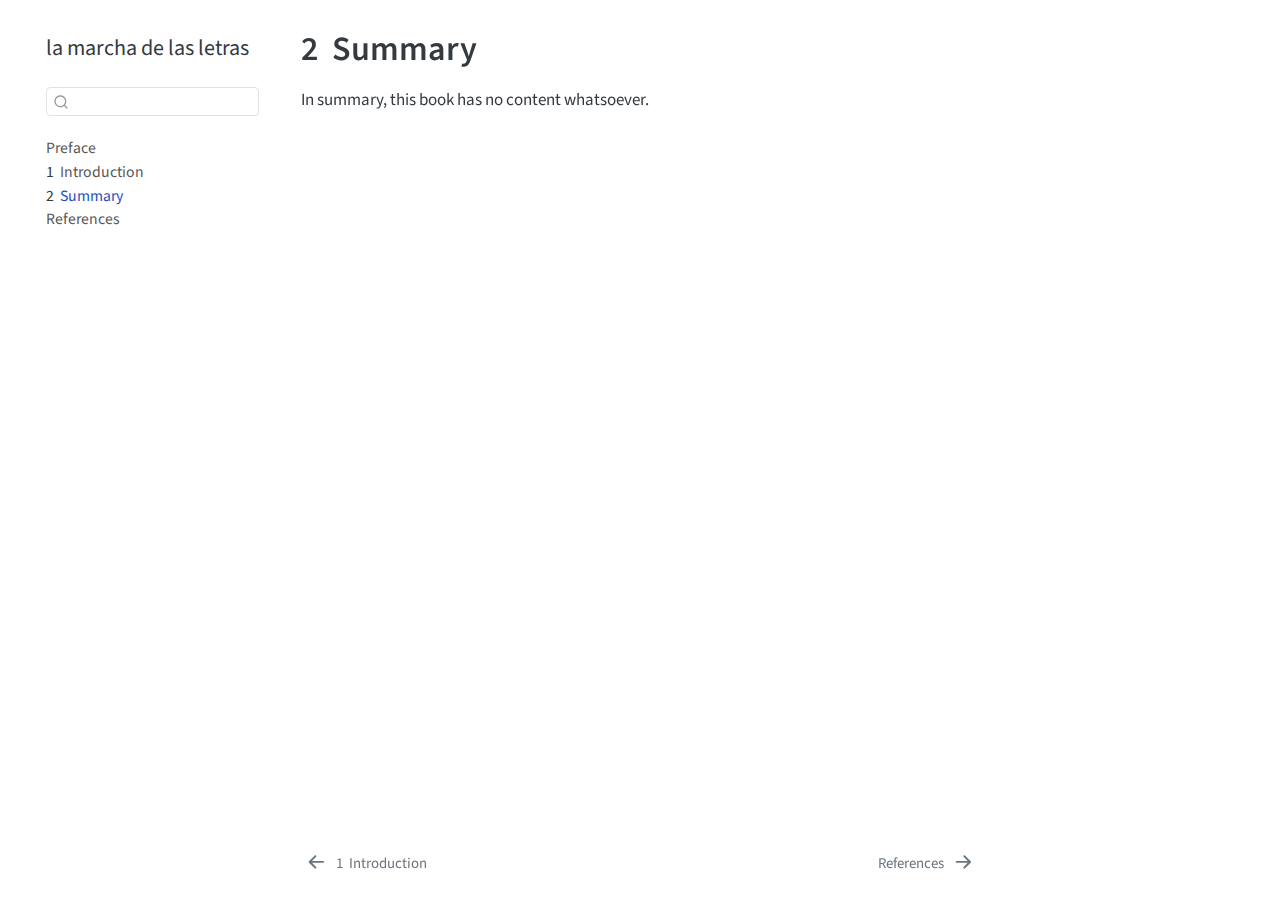
<file: _book/summary.html>
<!DOCTYPE html>
<html xmlns="http://www.w3.org/1999/xhtml" lang="en" xml:lang="en"><head>

<meta charset="utf-8">
<meta name="generator" content="quarto-1.6.40">

<meta name="viewport" content="width=device-width, initial-scale=1.0, user-scalable=yes">


<title>2&nbsp; Summary – la marcha de las letras</title>
<style>
code{white-space: pre-wrap;}
span.smallcaps{font-variant: small-caps;}
div.columns{display: flex; gap: min(4vw, 1.5em);}
div.column{flex: auto; overflow-x: auto;}
div.hanging-indent{margin-left: 1.5em; text-indent: -1.5em;}
ul.task-list{list-style: none;}
ul.task-list li input[type="checkbox"] {
  width: 0.8em;
  margin: 0 0.8em 0.2em -1em; /* quarto-specific, see https://github.com/quarto-dev/quarto-cli/issues/4556 */ 
  vertical-align: middle;
}
</style>


<script src="site_libs/quarto-nav/quarto-nav.js"></script>
<script src="site_libs/quarto-nav/headroom.min.js"></script>
<script src="site_libs/clipboard/clipboard.min.js"></script>
<script src="site_libs/quarto-search/autocomplete.umd.js"></script>
<script src="site_libs/quarto-search/fuse.min.js"></script>
<script src="site_libs/quarto-search/quarto-search.js"></script>
<meta name="quarto:offset" content="./">
<link href="./references.html" rel="next">
<link href="./intro.html" rel="prev">
<script src="site_libs/quarto-html/quarto.js"></script>
<script src="site_libs/quarto-html/popper.min.js"></script>
<script src="site_libs/quarto-html/tippy.umd.min.js"></script>
<script src="site_libs/quarto-html/anchor.min.js"></script>
<link href="site_libs/quarto-html/tippy.css" rel="stylesheet">
<link href="site_libs/quarto-html/quarto-syntax-highlighting-549806ee2085284f45b00abea8c6df48.css" rel="stylesheet" id="quarto-text-highlighting-styles">
<script src="site_libs/bootstrap/bootstrap.min.js"></script>
<link href="site_libs/bootstrap/bootstrap-icons.css" rel="stylesheet">
<link href="site_libs/bootstrap/bootstrap-11c9061ab5c1c3b3c653d05e9c101184.min.css" rel="stylesheet" append-hash="true" id="quarto-bootstrap" data-mode="light">
<script id="quarto-search-options" type="application/json">{
  "location": "sidebar",
  "copy-button": false,
  "collapse-after": 3,
  "panel-placement": "start",
  "type": "textbox",
  "limit": 50,
  "keyboard-shortcut": [
    "f",
    "/",
    "s"
  ],
  "show-item-context": false,
  "language": {
    "search-no-results-text": "No results",
    "search-matching-documents-text": "matching documents",
    "search-copy-link-title": "Copy link to search",
    "search-hide-matches-text": "Hide additional matches",
    "search-more-match-text": "more match in this document",
    "search-more-matches-text": "more matches in this document",
    "search-clear-button-title": "Clear",
    "search-text-placeholder": "",
    "search-detached-cancel-button-title": "Cancel",
    "search-submit-button-title": "Submit",
    "search-label": "Search"
  }
}</script>


</head>

<body class="nav-sidebar floating">

<div id="quarto-search-results"></div>
  <header id="quarto-header" class="headroom fixed-top">
  <nav class="quarto-secondary-nav">
    <div class="container-fluid d-flex">
      <button type="button" class="quarto-btn-toggle btn" data-bs-toggle="collapse" role="button" data-bs-target=".quarto-sidebar-collapse-item" aria-controls="quarto-sidebar" aria-expanded="false" aria-label="Toggle sidebar navigation" onclick="if (window.quartoToggleHeadroom) { window.quartoToggleHeadroom(); }">
        <i class="bi bi-layout-text-sidebar-reverse"></i>
      </button>
        <nav class="quarto-page-breadcrumbs" aria-label="breadcrumb"><ol class="breadcrumb"><li class="breadcrumb-item"><a href="./summary.html"><span class="chapter-number">2</span>&nbsp; <span class="chapter-title">Summary</span></a></li></ol></nav>
        <a class="flex-grow-1" role="navigation" data-bs-toggle="collapse" data-bs-target=".quarto-sidebar-collapse-item" aria-controls="quarto-sidebar" aria-expanded="false" aria-label="Toggle sidebar navigation" onclick="if (window.quartoToggleHeadroom) { window.quartoToggleHeadroom(); }">      
        </a>
      <button type="button" class="btn quarto-search-button" aria-label="Search" onclick="window.quartoOpenSearch();">
        <i class="bi bi-search"></i>
      </button>
    </div>
  </nav>
</header>
<!-- content -->
<div id="quarto-content" class="quarto-container page-columns page-rows-contents page-layout-article">
<!-- sidebar -->
  <nav id="quarto-sidebar" class="sidebar collapse collapse-horizontal quarto-sidebar-collapse-item sidebar-navigation floating overflow-auto">
    <div class="pt-lg-2 mt-2 text-left sidebar-header">
    <div class="sidebar-title mb-0 py-0">
      <a href="./">la marcha de las letras</a> 
    </div>
      </div>
        <div class="mt-2 flex-shrink-0 align-items-center">
        <div class="sidebar-search">
        <div id="quarto-search" class="" title="Search"></div>
        </div>
        </div>
    <div class="sidebar-menu-container"> 
    <ul class="list-unstyled mt-1">
        <li class="sidebar-item">
  <div class="sidebar-item-container"> 
  <a href="./index.html" class="sidebar-item-text sidebar-link">
 <span class="menu-text">Preface</span></a>
  </div>
</li>
        <li class="sidebar-item">
  <div class="sidebar-item-container"> 
  <a href="./intro.html" class="sidebar-item-text sidebar-link">
 <span class="menu-text"><span class="chapter-number">1</span>&nbsp; <span class="chapter-title">Introduction</span></span></a>
  </div>
</li>
        <li class="sidebar-item">
  <div class="sidebar-item-container"> 
  <a href="./summary.html" class="sidebar-item-text sidebar-link active">
 <span class="menu-text"><span class="chapter-number">2</span>&nbsp; <span class="chapter-title">Summary</span></span></a>
  </div>
</li>
        <li class="sidebar-item">
  <div class="sidebar-item-container"> 
  <a href="./references.html" class="sidebar-item-text sidebar-link">
 <span class="menu-text">References</span></a>
  </div>
</li>
    </ul>
    </div>
</nav>
<div id="quarto-sidebar-glass" class="quarto-sidebar-collapse-item" data-bs-toggle="collapse" data-bs-target=".quarto-sidebar-collapse-item"></div>
<!-- margin-sidebar -->
    <div id="quarto-margin-sidebar" class="sidebar margin-sidebar zindex-bottom">
        
    </div>
<!-- main -->
<main class="content" id="quarto-document-content">

<header id="title-block-header" class="quarto-title-block default">
<div class="quarto-title">
<h1 class="title"><span class="chapter-number">2</span>&nbsp; <span class="chapter-title">Summary</span></h1>
</div>



<div class="quarto-title-meta">

    
  
    
  </div>
  


</header>


<p>In summary, this book has no content whatsoever.</p>



</main> <!-- /main -->
<script id="quarto-html-after-body" type="application/javascript">
window.document.addEventListener("DOMContentLoaded", function (event) {
  const toggleBodyColorMode = (bsSheetEl) => {
    const mode = bsSheetEl.getAttribute("data-mode");
    const bodyEl = window.document.querySelector("body");
    if (mode === "dark") {
      bodyEl.classList.add("quarto-dark");
      bodyEl.classList.remove("quarto-light");
    } else {
      bodyEl.classList.add("quarto-light");
      bodyEl.classList.remove("quarto-dark");
    }
  }
  const toggleBodyColorPrimary = () => {
    const bsSheetEl = window.document.querySelector("link#quarto-bootstrap");
    if (bsSheetEl) {
      toggleBodyColorMode(bsSheetEl);
    }
  }
  toggleBodyColorPrimary();  
  const icon = "";
  const anchorJS = new window.AnchorJS();
  anchorJS.options = {
    placement: 'right',
    icon: icon
  };
  anchorJS.add('.anchored');
  const isCodeAnnotation = (el) => {
    for (const clz of el.classList) {
      if (clz.startsWith('code-annotation-')) {                     
        return true;
      }
    }
    return false;
  }
  const onCopySuccess = function(e) {
    // button target
    const button = e.trigger;
    // don't keep focus
    button.blur();
    // flash "checked"
    button.classList.add('code-copy-button-checked');
    var currentTitle = button.getAttribute("title");
    button.setAttribute("title", "Copied!");
    let tooltip;
    if (window.bootstrap) {
      button.setAttribute("data-bs-toggle", "tooltip");
      button.setAttribute("data-bs-placement", "left");
      button.setAttribute("data-bs-title", "Copied!");
      tooltip = new bootstrap.Tooltip(button, 
        { trigger: "manual", 
          customClass: "code-copy-button-tooltip",
          offset: [0, -8]});
      tooltip.show();    
    }
    setTimeout(function() {
      if (tooltip) {
        tooltip.hide();
        button.removeAttribute("data-bs-title");
        button.removeAttribute("data-bs-toggle");
        button.removeAttribute("data-bs-placement");
      }
      button.setAttribute("title", currentTitle);
      button.classList.remove('code-copy-button-checked');
    }, 1000);
    // clear code selection
    e.clearSelection();
  }
  const getTextToCopy = function(trigger) {
      const codeEl = trigger.previousElementSibling.cloneNode(true);
      for (const childEl of codeEl.children) {
        if (isCodeAnnotation(childEl)) {
          childEl.remove();
        }
      }
      return codeEl.innerText;
  }
  const clipboard = new window.ClipboardJS('.code-copy-button:not([data-in-quarto-modal])', {
    text: getTextToCopy
  });
  clipboard.on('success', onCopySuccess);
  if (window.document.getElementById('quarto-embedded-source-code-modal')) {
    const clipboardModal = new window.ClipboardJS('.code-copy-button[data-in-quarto-modal]', {
      text: getTextToCopy,
      container: window.document.getElementById('quarto-embedded-source-code-modal')
    });
    clipboardModal.on('success', onCopySuccess);
  }
    var localhostRegex = new RegExp(/^(?:http|https):\/\/localhost\:?[0-9]*\//);
    var mailtoRegex = new RegExp(/^mailto:/);
      var filterRegex = new RegExp('/' + window.location.host + '/');
    var isInternal = (href) => {
        return filterRegex.test(href) || localhostRegex.test(href) || mailtoRegex.test(href);
    }
    // Inspect non-navigation links and adorn them if external
 	var links = window.document.querySelectorAll('a[href]:not(.nav-link):not(.navbar-brand):not(.toc-action):not(.sidebar-link):not(.sidebar-item-toggle):not(.pagination-link):not(.no-external):not([aria-hidden]):not(.dropdown-item):not(.quarto-navigation-tool):not(.about-link)');
    for (var i=0; i<links.length; i++) {
      const link = links[i];
      if (!isInternal(link.href)) {
        // undo the damage that might have been done by quarto-nav.js in the case of
        // links that we want to consider external
        if (link.dataset.originalHref !== undefined) {
          link.href = link.dataset.originalHref;
        }
      }
    }
  function tippyHover(el, contentFn, onTriggerFn, onUntriggerFn) {
    const config = {
      allowHTML: true,
      maxWidth: 500,
      delay: 100,
      arrow: false,
      appendTo: function(el) {
          return el.parentElement;
      },
      interactive: true,
      interactiveBorder: 10,
      theme: 'quarto',
      placement: 'bottom-start',
    };
    if (contentFn) {
      config.content = contentFn;
    }
    if (onTriggerFn) {
      config.onTrigger = onTriggerFn;
    }
    if (onUntriggerFn) {
      config.onUntrigger = onUntriggerFn;
    }
    window.tippy(el, config); 
  }
  const noterefs = window.document.querySelectorAll('a[role="doc-noteref"]');
  for (var i=0; i<noterefs.length; i++) {
    const ref = noterefs[i];
    tippyHover(ref, function() {
      // use id or data attribute instead here
      let href = ref.getAttribute('data-footnote-href') || ref.getAttribute('href');
      try { href = new URL(href).hash; } catch {}
      const id = href.replace(/^#\/?/, "");
      const note = window.document.getElementById(id);
      if (note) {
        return note.innerHTML;
      } else {
        return "";
      }
    });
  }
  const xrefs = window.document.querySelectorAll('a.quarto-xref');
  const processXRef = (id, note) => {
    // Strip column container classes
    const stripColumnClz = (el) => {
      el.classList.remove("page-full", "page-columns");
      if (el.children) {
        for (const child of el.children) {
          stripColumnClz(child);
        }
      }
    }
    stripColumnClz(note)
    if (id === null || id.startsWith('sec-')) {
      // Special case sections, only their first couple elements
      const container = document.createElement("div");
      if (note.children && note.children.length > 2) {
        container.appendChild(note.children[0].cloneNode(true));
        for (let i = 1; i < note.children.length; i++) {
          const child = note.children[i];
          if (child.tagName === "P" && child.innerText === "") {
            continue;
          } else {
            container.appendChild(child.cloneNode(true));
            break;
          }
        }
        if (window.Quarto?.typesetMath) {
          window.Quarto.typesetMath(container);
        }
        return container.innerHTML
      } else {
        if (window.Quarto?.typesetMath) {
          window.Quarto.typesetMath(note);
        }
        return note.innerHTML;
      }
    } else {
      // Remove any anchor links if they are present
      const anchorLink = note.querySelector('a.anchorjs-link');
      if (anchorLink) {
        anchorLink.remove();
      }
      if (window.Quarto?.typesetMath) {
        window.Quarto.typesetMath(note);
      }
      if (note.classList.contains("callout")) {
        return note.outerHTML;
      } else {
        return note.innerHTML;
      }
    }
  }
  for (var i=0; i<xrefs.length; i++) {
    const xref = xrefs[i];
    tippyHover(xref, undefined, function(instance) {
      instance.disable();
      let url = xref.getAttribute('href');
      let hash = undefined; 
      if (url.startsWith('#')) {
        hash = url;
      } else {
        try { hash = new URL(url).hash; } catch {}
      }
      if (hash) {
        const id = hash.replace(/^#\/?/, "");
        const note = window.document.getElementById(id);
        if (note !== null) {
          try {
            const html = processXRef(id, note.cloneNode(true));
            instance.setContent(html);
          } finally {
            instance.enable();
            instance.show();
          }
        } else {
          // See if we can fetch this
          fetch(url.split('#')[0])
          .then(res => res.text())
          .then(html => {
            const parser = new DOMParser();
            const htmlDoc = parser.parseFromString(html, "text/html");
            const note = htmlDoc.getElementById(id);
            if (note !== null) {
              const html = processXRef(id, note);
              instance.setContent(html);
            } 
          }).finally(() => {
            instance.enable();
            instance.show();
          });
        }
      } else {
        // See if we can fetch a full url (with no hash to target)
        // This is a special case and we should probably do some content thinning / targeting
        fetch(url)
        .then(res => res.text())
        .then(html => {
          const parser = new DOMParser();
          const htmlDoc = parser.parseFromString(html, "text/html");
          const note = htmlDoc.querySelector('main.content');
          if (note !== null) {
            // This should only happen for chapter cross references
            // (since there is no id in the URL)
            // remove the first header
            if (note.children.length > 0 && note.children[0].tagName === "HEADER") {
              note.children[0].remove();
            }
            const html = processXRef(null, note);
            instance.setContent(html);
          } 
        }).finally(() => {
          instance.enable();
          instance.show();
        });
      }
    }, function(instance) {
    });
  }
      let selectedAnnoteEl;
      const selectorForAnnotation = ( cell, annotation) => {
        let cellAttr = 'data-code-cell="' + cell + '"';
        let lineAttr = 'data-code-annotation="' +  annotation + '"';
        const selector = 'span[' + cellAttr + '][' + lineAttr + ']';
        return selector;
      }
      const selectCodeLines = (annoteEl) => {
        const doc = window.document;
        const targetCell = annoteEl.getAttribute("data-target-cell");
        const targetAnnotation = annoteEl.getAttribute("data-target-annotation");
        const annoteSpan = window.document.querySelector(selectorForAnnotation(targetCell, targetAnnotation));
        const lines = annoteSpan.getAttribute("data-code-lines").split(",");
        const lineIds = lines.map((line) => {
          return targetCell + "-" + line;
        })
        let top = null;
        let height = null;
        let parent = null;
        if (lineIds.length > 0) {
            //compute the position of the single el (top and bottom and make a div)
            const el = window.document.getElementById(lineIds[0]);
            top = el.offsetTop;
            height = el.offsetHeight;
            parent = el.parentElement.parentElement;
          if (lineIds.length > 1) {
            const lastEl = window.document.getElementById(lineIds[lineIds.length - 1]);
            const bottom = lastEl.offsetTop + lastEl.offsetHeight;
            height = bottom - top;
          }
          if (top !== null && height !== null && parent !== null) {
            // cook up a div (if necessary) and position it 
            let div = window.document.getElementById("code-annotation-line-highlight");
            if (div === null) {
              div = window.document.createElement("div");
              div.setAttribute("id", "code-annotation-line-highlight");
              div.style.position = 'absolute';
              parent.appendChild(div);
            }
            div.style.top = top - 2 + "px";
            div.style.height = height + 4 + "px";
            div.style.left = 0;
            let gutterDiv = window.document.getElementById("code-annotation-line-highlight-gutter");
            if (gutterDiv === null) {
              gutterDiv = window.document.createElement("div");
              gutterDiv.setAttribute("id", "code-annotation-line-highlight-gutter");
              gutterDiv.style.position = 'absolute';
              const codeCell = window.document.getElementById(targetCell);
              const gutter = codeCell.querySelector('.code-annotation-gutter');
              gutter.appendChild(gutterDiv);
            }
            gutterDiv.style.top = top - 2 + "px";
            gutterDiv.style.height = height + 4 + "px";
          }
          selectedAnnoteEl = annoteEl;
        }
      };
      const unselectCodeLines = () => {
        const elementsIds = ["code-annotation-line-highlight", "code-annotation-line-highlight-gutter"];
        elementsIds.forEach((elId) => {
          const div = window.document.getElementById(elId);
          if (div) {
            div.remove();
          }
        });
        selectedAnnoteEl = undefined;
      };
        // Handle positioning of the toggle
    window.addEventListener(
      "resize",
      throttle(() => {
        elRect = undefined;
        if (selectedAnnoteEl) {
          selectCodeLines(selectedAnnoteEl);
        }
      }, 10)
    );
    function throttle(fn, ms) {
    let throttle = false;
    let timer;
      return (...args) => {
        if(!throttle) { // first call gets through
            fn.apply(this, args);
            throttle = true;
        } else { // all the others get throttled
            if(timer) clearTimeout(timer); // cancel #2
            timer = setTimeout(() => {
              fn.apply(this, args);
              timer = throttle = false;
            }, ms);
        }
      };
    }
      // Attach click handler to the DT
      const annoteDls = window.document.querySelectorAll('dt[data-target-cell]');
      for (const annoteDlNode of annoteDls) {
        annoteDlNode.addEventListener('click', (event) => {
          const clickedEl = event.target;
          if (clickedEl !== selectedAnnoteEl) {
            unselectCodeLines();
            const activeEl = window.document.querySelector('dt[data-target-cell].code-annotation-active');
            if (activeEl) {
              activeEl.classList.remove('code-annotation-active');
            }
            selectCodeLines(clickedEl);
            clickedEl.classList.add('code-annotation-active');
          } else {
            // Unselect the line
            unselectCodeLines();
            clickedEl.classList.remove('code-annotation-active');
          }
        });
      }
  const findCites = (el) => {
    const parentEl = el.parentElement;
    if (parentEl) {
      const cites = parentEl.dataset.cites;
      if (cites) {
        return {
          el,
          cites: cites.split(' ')
        };
      } else {
        return findCites(el.parentElement)
      }
    } else {
      return undefined;
    }
  };
  var bibliorefs = window.document.querySelectorAll('a[role="doc-biblioref"]');
  for (var i=0; i<bibliorefs.length; i++) {
    const ref = bibliorefs[i];
    const citeInfo = findCites(ref);
    if (citeInfo) {
      tippyHover(citeInfo.el, function() {
        var popup = window.document.createElement('div');
        citeInfo.cites.forEach(function(cite) {
          var citeDiv = window.document.createElement('div');
          citeDiv.classList.add('hanging-indent');
          citeDiv.classList.add('csl-entry');
          var biblioDiv = window.document.getElementById('ref-' + cite);
          if (biblioDiv) {
            citeDiv.innerHTML = biblioDiv.innerHTML;
          }
          popup.appendChild(citeDiv);
        });
        return popup.innerHTML;
      });
    }
  }
});
</script>
<nav class="page-navigation">
  <div class="nav-page nav-page-previous">
      <a href="./intro.html" class="pagination-link" aria-label="Introduction">
        <i class="bi bi-arrow-left-short"></i> <span class="nav-page-text"><span class="chapter-number">1</span>&nbsp; <span class="chapter-title">Introduction</span></span>
      </a>          
  </div>
  <div class="nav-page nav-page-next">
      <a href="./references.html" class="pagination-link" aria-label="References">
        <span class="nav-page-text">References</span> <i class="bi bi-arrow-right-short"></i>
      </a>
  </div>
</nav>
</div> <!-- /content -->




</body></html>
</file>
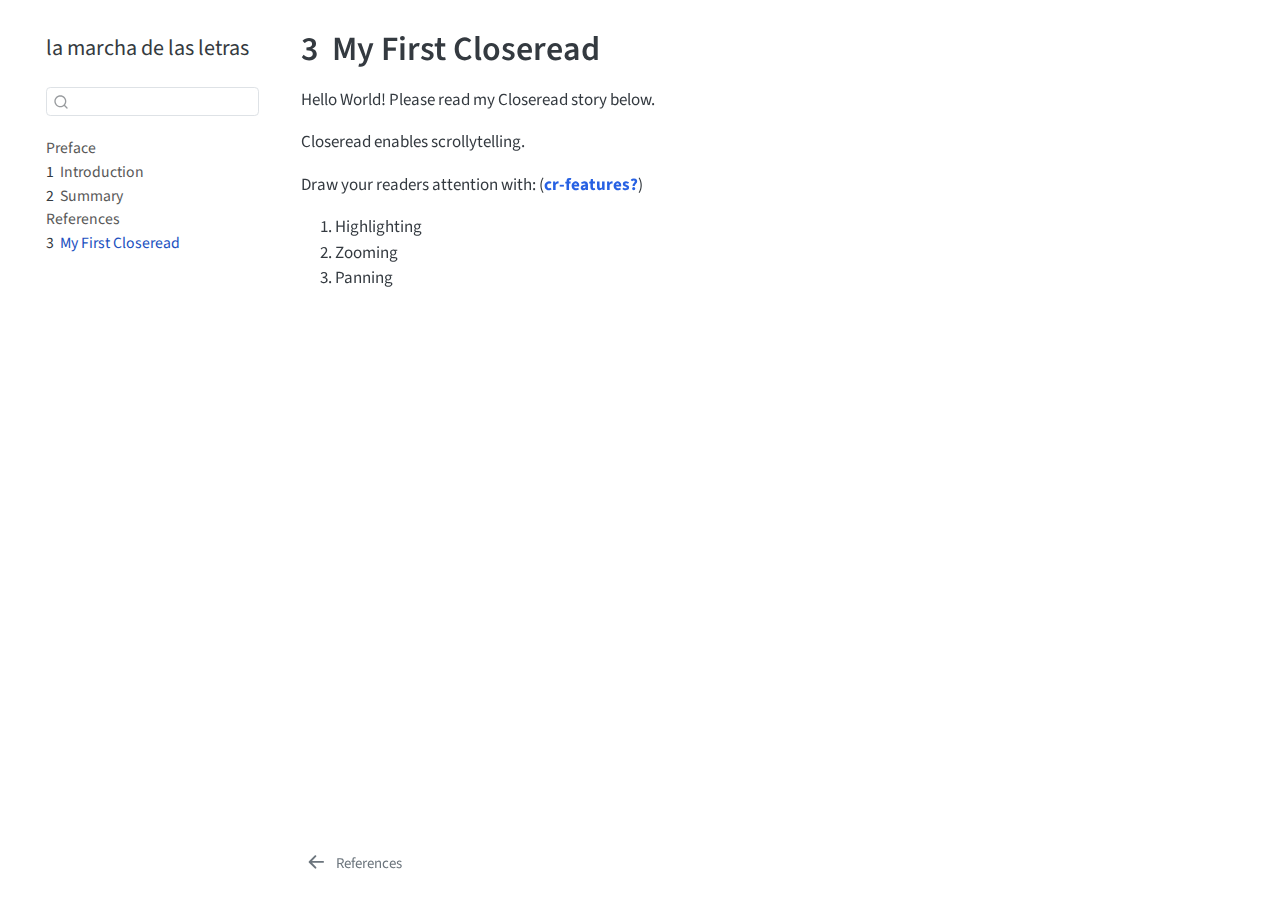
<file: docs/historia.html>
<!DOCTYPE html>
<html xmlns="http://www.w3.org/1999/xhtml" lang="en" xml:lang="en"><head>

<meta charset="utf-8">
<meta name="generator" content="quarto-1.6.40">

<meta name="viewport" content="width=device-width, initial-scale=1.0, user-scalable=yes">


<title>3&nbsp; My First Closeread – la marcha de las letras</title>
<style>
code{white-space: pre-wrap;}
span.smallcaps{font-variant: small-caps;}
div.columns{display: flex; gap: min(4vw, 1.5em);}
div.column{flex: auto; overflow-x: auto;}
div.hanging-indent{margin-left: 1.5em; text-indent: -1.5em;}
ul.task-list{list-style: none;}
ul.task-list li input[type="checkbox"] {
  width: 0.8em;
  margin: 0 0.8em 0.2em -1em; /* quarto-specific, see https://github.com/quarto-dev/quarto-cli/issues/4556 */ 
  vertical-align: middle;
}
</style>


<script src="site_libs/quarto-nav/quarto-nav.js"></script>
<script src="site_libs/quarto-nav/headroom.min.js"></script>
<script src="site_libs/clipboard/clipboard.min.js"></script>
<script src="site_libs/quarto-search/autocomplete.umd.js"></script>
<script src="site_libs/quarto-search/fuse.min.js"></script>
<script src="site_libs/quarto-search/quarto-search.js"></script>
<meta name="quarto:offset" content="./">
<link href="./references.html" rel="prev">
<script src="site_libs/quarto-html/quarto.js"></script>
<script src="site_libs/quarto-html/popper.min.js"></script>
<script src="site_libs/quarto-html/tippy.umd.min.js"></script>
<script src="site_libs/quarto-html/anchor.min.js"></script>
<link href="site_libs/quarto-html/tippy.css" rel="stylesheet">
<link href="site_libs/quarto-html/quarto-syntax-highlighting-549806ee2085284f45b00abea8c6df48.css" rel="stylesheet" id="quarto-text-highlighting-styles">
<script src="site_libs/bootstrap/bootstrap.min.js"></script>
<link href="site_libs/bootstrap/bootstrap-icons.css" rel="stylesheet">
<link href="site_libs/bootstrap/bootstrap-1401145cf004da6a09064bdc7f1f36a1.min.css" rel="stylesheet" append-hash="true" id="quarto-bootstrap" data-mode="light">
<script id="quarto-search-options" type="application/json">{
  "location": "sidebar",
  "copy-button": false,
  "collapse-after": 3,
  "panel-placement": "start",
  "type": "textbox",
  "limit": 50,
  "keyboard-shortcut": [
    "f",
    "/",
    "s"
  ],
  "show-item-context": false,
  "language": {
    "search-no-results-text": "No results",
    "search-matching-documents-text": "matching documents",
    "search-copy-link-title": "Copy link to search",
    "search-hide-matches-text": "Hide additional matches",
    "search-more-match-text": "more match in this document",
    "search-more-matches-text": "more matches in this document",
    "search-clear-button-title": "Clear",
    "search-text-placeholder": "",
    "search-detached-cancel-button-title": "Cancel",
    "search-submit-button-title": "Submit",
    "search-label": "Search"
  }
}</script>


</head>

<body class="nav-sidebar floating">

<div id="quarto-search-results"></div>
  <header id="quarto-header" class="headroom fixed-top">
  <nav class="quarto-secondary-nav">
    <div class="container-fluid d-flex">
      <button type="button" class="quarto-btn-toggle btn" data-bs-toggle="collapse" role="button" data-bs-target=".quarto-sidebar-collapse-item" aria-controls="quarto-sidebar" aria-expanded="false" aria-label="Toggle sidebar navigation" onclick="if (window.quartoToggleHeadroom) { window.quartoToggleHeadroom(); }">
        <i class="bi bi-layout-text-sidebar-reverse"></i>
      </button>
        <nav class="quarto-page-breadcrumbs" aria-label="breadcrumb"><ol class="breadcrumb"><li class="breadcrumb-item"><a href="./historia.html"><span class="chapter-number">3</span>&nbsp; <span class="chapter-title">My First Closeread</span></a></li></ol></nav>
        <a class="flex-grow-1" role="navigation" data-bs-toggle="collapse" data-bs-target=".quarto-sidebar-collapse-item" aria-controls="quarto-sidebar" aria-expanded="false" aria-label="Toggle sidebar navigation" onclick="if (window.quartoToggleHeadroom) { window.quartoToggleHeadroom(); }">      
        </a>
      <button type="button" class="btn quarto-search-button" aria-label="Search" onclick="window.quartoOpenSearch();">
        <i class="bi bi-search"></i>
      </button>
    </div>
  </nav>
</header>
<!-- content -->
<div id="quarto-content" class="quarto-container page-columns page-rows-contents page-layout-article">
<!-- sidebar -->
  <nav id="quarto-sidebar" class="sidebar collapse collapse-horizontal quarto-sidebar-collapse-item sidebar-navigation floating overflow-auto">
    <div class="pt-lg-2 mt-2 text-left sidebar-header">
    <div class="sidebar-title mb-0 py-0">
      <a href="./">la marcha de las letras</a> 
    </div>
      </div>
        <div class="mt-2 flex-shrink-0 align-items-center">
        <div class="sidebar-search">
        <div id="quarto-search" class="" title="Search"></div>
        </div>
        </div>
    <div class="sidebar-menu-container"> 
    <ul class="list-unstyled mt-1">
        <li class="sidebar-item">
  <div class="sidebar-item-container"> 
  <a href="./index.html" class="sidebar-item-text sidebar-link">
 <span class="menu-text">Preface</span></a>
  </div>
</li>
        <li class="sidebar-item">
  <div class="sidebar-item-container"> 
  <a href="./intro.html" class="sidebar-item-text sidebar-link">
 <span class="menu-text"><span class="chapter-number">1</span>&nbsp; <span class="chapter-title">Introduction</span></span></a>
  </div>
</li>
        <li class="sidebar-item">
  <div class="sidebar-item-container"> 
  <a href="./summary.html" class="sidebar-item-text sidebar-link">
 <span class="menu-text"><span class="chapter-number">2</span>&nbsp; <span class="chapter-title">Summary</span></span></a>
  </div>
</li>
        <li class="sidebar-item">
  <div class="sidebar-item-container"> 
  <a href="./references.html" class="sidebar-item-text sidebar-link">
 <span class="menu-text">References</span></a>
  </div>
</li>
        <li class="sidebar-item">
  <div class="sidebar-item-container"> 
  <a href="./historia.html" class="sidebar-item-text sidebar-link active">
 <span class="menu-text"><span class="chapter-number">3</span>&nbsp; <span class="chapter-title">My First Closeread</span></span></a>
  </div>
</li>
    </ul>
    </div>
</nav>
<div id="quarto-sidebar-glass" class="quarto-sidebar-collapse-item" data-bs-toggle="collapse" data-bs-target=".quarto-sidebar-collapse-item"></div>
<!-- margin-sidebar -->
    <div id="quarto-margin-sidebar" class="sidebar margin-sidebar zindex-bottom">
        
    </div>
<!-- main -->
<main class="content" id="quarto-document-content">

<header id="title-block-header" class="quarto-title-block default">
<div class="quarto-title">
<h1 class="title"><span class="chapter-number">3</span>&nbsp; <span class="chapter-title">My First Closeread</span></h1>
</div>



<div class="quarto-title-meta">

    
  
    
  </div>
  


</header>


<p>Hello World! Please read my Closeread story below.</p>
<div class="cr-section">
<p>Closeread enables scrollytelling.</p>
<p>Draw your readers attention with: <span class="citation" data-cites="cr-features">(<a href="references.html#ref-cr-features" role="doc-biblioref"><strong>cr-features?</strong></a>)</span></p>
<div id="cr-features">
<ol type="1">
<li>Highlighting</li>
<li>Zooming</li>
<li>Panning</li>
</ol>
</div>
</div>



</main> <!-- /main -->
<script id="quarto-html-after-body" type="application/javascript">
window.document.addEventListener("DOMContentLoaded", function (event) {
  const toggleBodyColorMode = (bsSheetEl) => {
    const mode = bsSheetEl.getAttribute("data-mode");
    const bodyEl = window.document.querySelector("body");
    if (mode === "dark") {
      bodyEl.classList.add("quarto-dark");
      bodyEl.classList.remove("quarto-light");
    } else {
      bodyEl.classList.add("quarto-light");
      bodyEl.classList.remove("quarto-dark");
    }
  }
  const toggleBodyColorPrimary = () => {
    const bsSheetEl = window.document.querySelector("link#quarto-bootstrap");
    if (bsSheetEl) {
      toggleBodyColorMode(bsSheetEl);
    }
  }
  toggleBodyColorPrimary();  
  const icon = "";
  const anchorJS = new window.AnchorJS();
  anchorJS.options = {
    placement: 'right',
    icon: icon
  };
  anchorJS.add('.anchored');
  const isCodeAnnotation = (el) => {
    for (const clz of el.classList) {
      if (clz.startsWith('code-annotation-')) {                     
        return true;
      }
    }
    return false;
  }
  const onCopySuccess = function(e) {
    // button target
    const button = e.trigger;
    // don't keep focus
    button.blur();
    // flash "checked"
    button.classList.add('code-copy-button-checked');
    var currentTitle = button.getAttribute("title");
    button.setAttribute("title", "Copied!");
    let tooltip;
    if (window.bootstrap) {
      button.setAttribute("data-bs-toggle", "tooltip");
      button.setAttribute("data-bs-placement", "left");
      button.setAttribute("data-bs-title", "Copied!");
      tooltip = new bootstrap.Tooltip(button, 
        { trigger: "manual", 
          customClass: "code-copy-button-tooltip",
          offset: [0, -8]});
      tooltip.show();    
    }
    setTimeout(function() {
      if (tooltip) {
        tooltip.hide();
        button.removeAttribute("data-bs-title");
        button.removeAttribute("data-bs-toggle");
        button.removeAttribute("data-bs-placement");
      }
      button.setAttribute("title", currentTitle);
      button.classList.remove('code-copy-button-checked');
    }, 1000);
    // clear code selection
    e.clearSelection();
  }
  const getTextToCopy = function(trigger) {
      const codeEl = trigger.previousElementSibling.cloneNode(true);
      for (const childEl of codeEl.children) {
        if (isCodeAnnotation(childEl)) {
          childEl.remove();
        }
      }
      return codeEl.innerText;
  }
  const clipboard = new window.ClipboardJS('.code-copy-button:not([data-in-quarto-modal])', {
    text: getTextToCopy
  });
  clipboard.on('success', onCopySuccess);
  if (window.document.getElementById('quarto-embedded-source-code-modal')) {
    const clipboardModal = new window.ClipboardJS('.code-copy-button[data-in-quarto-modal]', {
      text: getTextToCopy,
      container: window.document.getElementById('quarto-embedded-source-code-modal')
    });
    clipboardModal.on('success', onCopySuccess);
  }
    var localhostRegex = new RegExp(/^(?:http|https):\/\/localhost\:?[0-9]*\//);
    var mailtoRegex = new RegExp(/^mailto:/);
      var filterRegex = new RegExp('/' + window.location.host + '/');
    var isInternal = (href) => {
        return filterRegex.test(href) || localhostRegex.test(href) || mailtoRegex.test(href);
    }
    // Inspect non-navigation links and adorn them if external
 	var links = window.document.querySelectorAll('a[href]:not(.nav-link):not(.navbar-brand):not(.toc-action):not(.sidebar-link):not(.sidebar-item-toggle):not(.pagination-link):not(.no-external):not([aria-hidden]):not(.dropdown-item):not(.quarto-navigation-tool):not(.about-link)');
    for (var i=0; i<links.length; i++) {
      const link = links[i];
      if (!isInternal(link.href)) {
        // undo the damage that might have been done by quarto-nav.js in the case of
        // links that we want to consider external
        if (link.dataset.originalHref !== undefined) {
          link.href = link.dataset.originalHref;
        }
      }
    }
  function tippyHover(el, contentFn, onTriggerFn, onUntriggerFn) {
    const config = {
      allowHTML: true,
      maxWidth: 500,
      delay: 100,
      arrow: false,
      appendTo: function(el) {
          return el.parentElement;
      },
      interactive: true,
      interactiveBorder: 10,
      theme: 'quarto',
      placement: 'bottom-start',
    };
    if (contentFn) {
      config.content = contentFn;
    }
    if (onTriggerFn) {
      config.onTrigger = onTriggerFn;
    }
    if (onUntriggerFn) {
      config.onUntrigger = onUntriggerFn;
    }
    window.tippy(el, config); 
  }
  const noterefs = window.document.querySelectorAll('a[role="doc-noteref"]');
  for (var i=0; i<noterefs.length; i++) {
    const ref = noterefs[i];
    tippyHover(ref, function() {
      // use id or data attribute instead here
      let href = ref.getAttribute('data-footnote-href') || ref.getAttribute('href');
      try { href = new URL(href).hash; } catch {}
      const id = href.replace(/^#\/?/, "");
      const note = window.document.getElementById(id);
      if (note) {
        return note.innerHTML;
      } else {
        return "";
      }
    });
  }
  const xrefs = window.document.querySelectorAll('a.quarto-xref');
  const processXRef = (id, note) => {
    // Strip column container classes
    const stripColumnClz = (el) => {
      el.classList.remove("page-full", "page-columns");
      if (el.children) {
        for (const child of el.children) {
          stripColumnClz(child);
        }
      }
    }
    stripColumnClz(note)
    if (id === null || id.startsWith('sec-')) {
      // Special case sections, only their first couple elements
      const container = document.createElement("div");
      if (note.children && note.children.length > 2) {
        container.appendChild(note.children[0].cloneNode(true));
        for (let i = 1; i < note.children.length; i++) {
          const child = note.children[i];
          if (child.tagName === "P" && child.innerText === "") {
            continue;
          } else {
            container.appendChild(child.cloneNode(true));
            break;
          }
        }
        if (window.Quarto?.typesetMath) {
          window.Quarto.typesetMath(container);
        }
        return container.innerHTML
      } else {
        if (window.Quarto?.typesetMath) {
          window.Quarto.typesetMath(note);
        }
        return note.innerHTML;
      }
    } else {
      // Remove any anchor links if they are present
      const anchorLink = note.querySelector('a.anchorjs-link');
      if (anchorLink) {
        anchorLink.remove();
      }
      if (window.Quarto?.typesetMath) {
        window.Quarto.typesetMath(note);
      }
      if (note.classList.contains("callout")) {
        return note.outerHTML;
      } else {
        return note.innerHTML;
      }
    }
  }
  for (var i=0; i<xrefs.length; i++) {
    const xref = xrefs[i];
    tippyHover(xref, undefined, function(instance) {
      instance.disable();
      let url = xref.getAttribute('href');
      let hash = undefined; 
      if (url.startsWith('#')) {
        hash = url;
      } else {
        try { hash = new URL(url).hash; } catch {}
      }
      if (hash) {
        const id = hash.replace(/^#\/?/, "");
        const note = window.document.getElementById(id);
        if (note !== null) {
          try {
            const html = processXRef(id, note.cloneNode(true));
            instance.setContent(html);
          } finally {
            instance.enable();
            instance.show();
          }
        } else {
          // See if we can fetch this
          fetch(url.split('#')[0])
          .then(res => res.text())
          .then(html => {
            const parser = new DOMParser();
            const htmlDoc = parser.parseFromString(html, "text/html");
            const note = htmlDoc.getElementById(id);
            if (note !== null) {
              const html = processXRef(id, note);
              instance.setContent(html);
            } 
          }).finally(() => {
            instance.enable();
            instance.show();
          });
        }
      } else {
        // See if we can fetch a full url (with no hash to target)
        // This is a special case and we should probably do some content thinning / targeting
        fetch(url)
        .then(res => res.text())
        .then(html => {
          const parser = new DOMParser();
          const htmlDoc = parser.parseFromString(html, "text/html");
          const note = htmlDoc.querySelector('main.content');
          if (note !== null) {
            // This should only happen for chapter cross references
            // (since there is no id in the URL)
            // remove the first header
            if (note.children.length > 0 && note.children[0].tagName === "HEADER") {
              note.children[0].remove();
            }
            const html = processXRef(null, note);
            instance.setContent(html);
          } 
        }).finally(() => {
          instance.enable();
          instance.show();
        });
      }
    }, function(instance) {
    });
  }
      let selectedAnnoteEl;
      const selectorForAnnotation = ( cell, annotation) => {
        let cellAttr = 'data-code-cell="' + cell + '"';
        let lineAttr = 'data-code-annotation="' +  annotation + '"';
        const selector = 'span[' + cellAttr + '][' + lineAttr + ']';
        return selector;
      }
      const selectCodeLines = (annoteEl) => {
        const doc = window.document;
        const targetCell = annoteEl.getAttribute("data-target-cell");
        const targetAnnotation = annoteEl.getAttribute("data-target-annotation");
        const annoteSpan = window.document.querySelector(selectorForAnnotation(targetCell, targetAnnotation));
        const lines = annoteSpan.getAttribute("data-code-lines").split(",");
        const lineIds = lines.map((line) => {
          return targetCell + "-" + line;
        })
        let top = null;
        let height = null;
        let parent = null;
        if (lineIds.length > 0) {
            //compute the position of the single el (top and bottom and make a div)
            const el = window.document.getElementById(lineIds[0]);
            top = el.offsetTop;
            height = el.offsetHeight;
            parent = el.parentElement.parentElement;
          if (lineIds.length > 1) {
            const lastEl = window.document.getElementById(lineIds[lineIds.length - 1]);
            const bottom = lastEl.offsetTop + lastEl.offsetHeight;
            height = bottom - top;
          }
          if (top !== null && height !== null && parent !== null) {
            // cook up a div (if necessary) and position it 
            let div = window.document.getElementById("code-annotation-line-highlight");
            if (div === null) {
              div = window.document.createElement("div");
              div.setAttribute("id", "code-annotation-line-highlight");
              div.style.position = 'absolute';
              parent.appendChild(div);
            }
            div.style.top = top - 2 + "px";
            div.style.height = height + 4 + "px";
            div.style.left = 0;
            let gutterDiv = window.document.getElementById("code-annotation-line-highlight-gutter");
            if (gutterDiv === null) {
              gutterDiv = window.document.createElement("div");
              gutterDiv.setAttribute("id", "code-annotation-line-highlight-gutter");
              gutterDiv.style.position = 'absolute';
              const codeCell = window.document.getElementById(targetCell);
              const gutter = codeCell.querySelector('.code-annotation-gutter');
              gutter.appendChild(gutterDiv);
            }
            gutterDiv.style.top = top - 2 + "px";
            gutterDiv.style.height = height + 4 + "px";
          }
          selectedAnnoteEl = annoteEl;
        }
      };
      const unselectCodeLines = () => {
        const elementsIds = ["code-annotation-line-highlight", "code-annotation-line-highlight-gutter"];
        elementsIds.forEach((elId) => {
          const div = window.document.getElementById(elId);
          if (div) {
            div.remove();
          }
        });
        selectedAnnoteEl = undefined;
      };
        // Handle positioning of the toggle
    window.addEventListener(
      "resize",
      throttle(() => {
        elRect = undefined;
        if (selectedAnnoteEl) {
          selectCodeLines(selectedAnnoteEl);
        }
      }, 10)
    );
    function throttle(fn, ms) {
    let throttle = false;
    let timer;
      return (...args) => {
        if(!throttle) { // first call gets through
            fn.apply(this, args);
            throttle = true;
        } else { // all the others get throttled
            if(timer) clearTimeout(timer); // cancel #2
            timer = setTimeout(() => {
              fn.apply(this, args);
              timer = throttle = false;
            }, ms);
        }
      };
    }
      // Attach click handler to the DT
      const annoteDls = window.document.querySelectorAll('dt[data-target-cell]');
      for (const annoteDlNode of annoteDls) {
        annoteDlNode.addEventListener('click', (event) => {
          const clickedEl = event.target;
          if (clickedEl !== selectedAnnoteEl) {
            unselectCodeLines();
            const activeEl = window.document.querySelector('dt[data-target-cell].code-annotation-active');
            if (activeEl) {
              activeEl.classList.remove('code-annotation-active');
            }
            selectCodeLines(clickedEl);
            clickedEl.classList.add('code-annotation-active');
          } else {
            // Unselect the line
            unselectCodeLines();
            clickedEl.classList.remove('code-annotation-active');
          }
        });
      }
  const findCites = (el) => {
    const parentEl = el.parentElement;
    if (parentEl) {
      const cites = parentEl.dataset.cites;
      if (cites) {
        return {
          el,
          cites: cites.split(' ')
        };
      } else {
        return findCites(el.parentElement)
      }
    } else {
      return undefined;
    }
  };
  var bibliorefs = window.document.querySelectorAll('a[role="doc-biblioref"]');
  for (var i=0; i<bibliorefs.length; i++) {
    const ref = bibliorefs[i];
    const citeInfo = findCites(ref);
    if (citeInfo) {
      tippyHover(citeInfo.el, function() {
        var popup = window.document.createElement('div');
        citeInfo.cites.forEach(function(cite) {
          var citeDiv = window.document.createElement('div');
          citeDiv.classList.add('hanging-indent');
          citeDiv.classList.add('csl-entry');
          var biblioDiv = window.document.getElementById('ref-' + cite);
          if (biblioDiv) {
            citeDiv.innerHTML = biblioDiv.innerHTML;
          }
          popup.appendChild(citeDiv);
        });
        return popup.innerHTML;
      });
    }
  }
});
</script>
<nav class="page-navigation">
  <div class="nav-page nav-page-previous">
      <a href="./references.html" class="pagination-link" aria-label="References">
        <i class="bi bi-arrow-left-short"></i> <span class="nav-page-text">References</span>
      </a>          
  </div>
  <div class="nav-page nav-page-next">
  </div>
</nav>
</div> <!-- /content -->




</body></html>
</file>
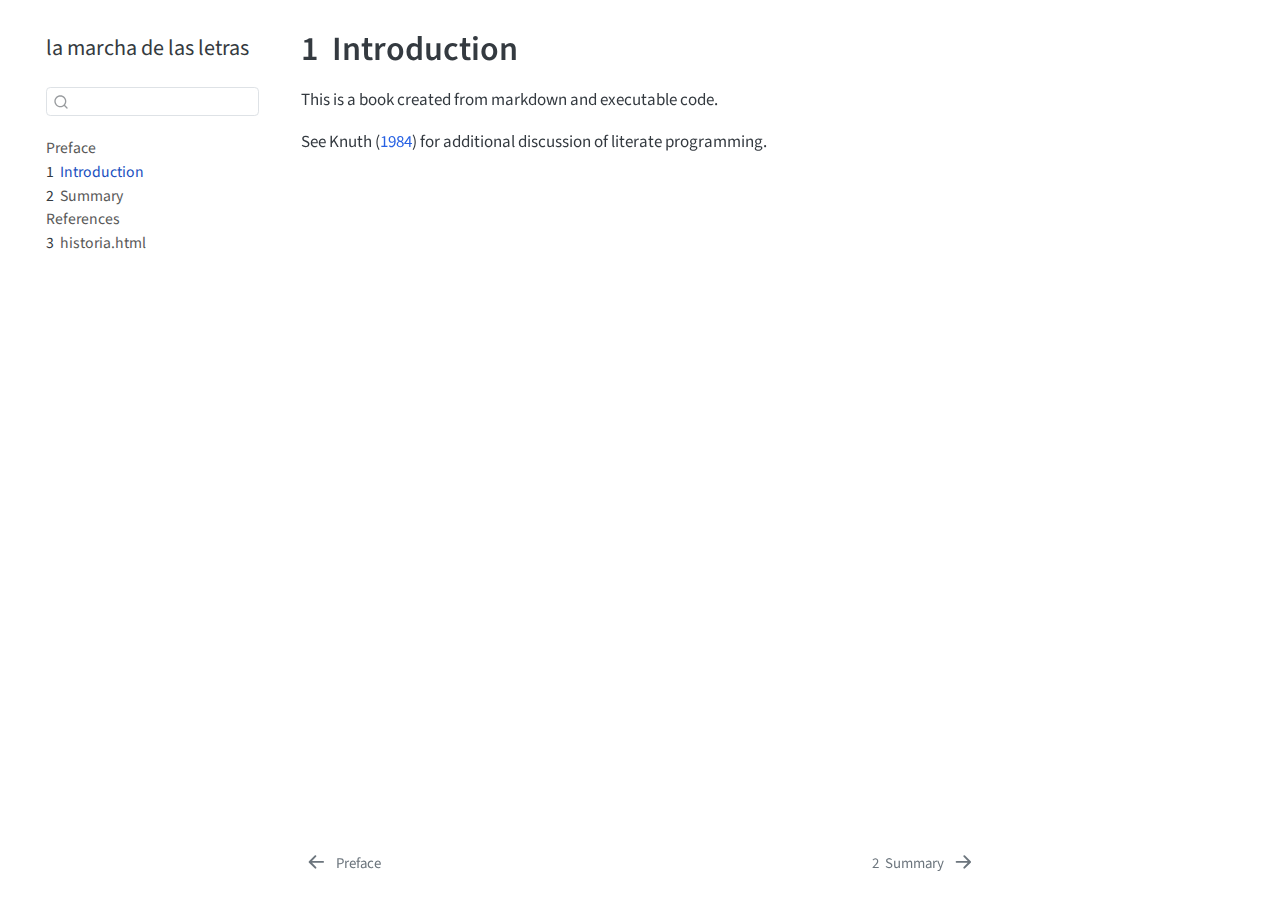
<file: docs/intro.html>
<!DOCTYPE html>
<html xmlns="http://www.w3.org/1999/xhtml" lang="en" xml:lang="en"><head>

<meta charset="utf-8">
<meta name="generator" content="quarto-1.6.40">

<meta name="viewport" content="width=device-width, initial-scale=1.0, user-scalable=yes">


<title>1&nbsp; Introduction – la marcha de las letras</title>
<style>
code{white-space: pre-wrap;}
span.smallcaps{font-variant: small-caps;}
div.columns{display: flex; gap: min(4vw, 1.5em);}
div.column{flex: auto; overflow-x: auto;}
div.hanging-indent{margin-left: 1.5em; text-indent: -1.5em;}
ul.task-list{list-style: none;}
ul.task-list li input[type="checkbox"] {
  width: 0.8em;
  margin: 0 0.8em 0.2em -1em; /* quarto-specific, see https://github.com/quarto-dev/quarto-cli/issues/4556 */ 
  vertical-align: middle;
}
/* CSS for citations */
div.csl-bib-body { }
div.csl-entry {
  clear: both;
  margin-bottom: 0em;
}
.hanging-indent div.csl-entry {
  margin-left:2em;
  text-indent:-2em;
}
div.csl-left-margin {
  min-width:2em;
  float:left;
}
div.csl-right-inline {
  margin-left:2em;
  padding-left:1em;
}
div.csl-indent {
  margin-left: 2em;
}</style>


<script src="site_libs/quarto-nav/quarto-nav.js"></script>
<script src="site_libs/quarto-nav/headroom.min.js"></script>
<script src="site_libs/clipboard/clipboard.min.js"></script>
<script src="site_libs/quarto-search/autocomplete.umd.js"></script>
<script src="site_libs/quarto-search/fuse.min.js"></script>
<script src="site_libs/quarto-search/quarto-search.js"></script>
<meta name="quarto:offset" content="./">
<link href="./summary.html" rel="next">
<link href="./index.html" rel="prev">
<script src="site_libs/quarto-html/quarto.js"></script>
<script src="site_libs/quarto-html/popper.min.js"></script>
<script src="site_libs/quarto-html/tippy.umd.min.js"></script>
<script src="site_libs/quarto-html/anchor.min.js"></script>
<link href="site_libs/quarto-html/tippy.css" rel="stylesheet">
<link href="site_libs/quarto-html/quarto-syntax-highlighting-549806ee2085284f45b00abea8c6df48.css" rel="stylesheet" id="quarto-text-highlighting-styles">
<script src="site_libs/bootstrap/bootstrap.min.js"></script>
<link href="site_libs/bootstrap/bootstrap-icons.css" rel="stylesheet">
<link href="site_libs/bootstrap/bootstrap-1401145cf004da6a09064bdc7f1f36a1.min.css" rel="stylesheet" append-hash="true" id="quarto-bootstrap" data-mode="light">
<script id="quarto-search-options" type="application/json">{
  "location": "sidebar",
  "copy-button": false,
  "collapse-after": 3,
  "panel-placement": "start",
  "type": "textbox",
  "limit": 50,
  "keyboard-shortcut": [
    "f",
    "/",
    "s"
  ],
  "show-item-context": false,
  "language": {
    "search-no-results-text": "No results",
    "search-matching-documents-text": "matching documents",
    "search-copy-link-title": "Copy link to search",
    "search-hide-matches-text": "Hide additional matches",
    "search-more-match-text": "more match in this document",
    "search-more-matches-text": "more matches in this document",
    "search-clear-button-title": "Clear",
    "search-text-placeholder": "",
    "search-detached-cancel-button-title": "Cancel",
    "search-submit-button-title": "Submit",
    "search-label": "Search"
  }
}</script>


</head>

<body class="nav-sidebar floating">

<div id="quarto-search-results"></div>
  <header id="quarto-header" class="headroom fixed-top">
  <nav class="quarto-secondary-nav">
    <div class="container-fluid d-flex">
      <button type="button" class="quarto-btn-toggle btn" data-bs-toggle="collapse" role="button" data-bs-target=".quarto-sidebar-collapse-item" aria-controls="quarto-sidebar" aria-expanded="false" aria-label="Toggle sidebar navigation" onclick="if (window.quartoToggleHeadroom) { window.quartoToggleHeadroom(); }">
        <i class="bi bi-layout-text-sidebar-reverse"></i>
      </button>
        <nav class="quarto-page-breadcrumbs" aria-label="breadcrumb"><ol class="breadcrumb"><li class="breadcrumb-item"><a href="./intro.html"><span class="chapter-number">1</span>&nbsp; <span class="chapter-title">Introduction</span></a></li></ol></nav>
        <a class="flex-grow-1" role="navigation" data-bs-toggle="collapse" data-bs-target=".quarto-sidebar-collapse-item" aria-controls="quarto-sidebar" aria-expanded="false" aria-label="Toggle sidebar navigation" onclick="if (window.quartoToggleHeadroom) { window.quartoToggleHeadroom(); }">      
        </a>
      <button type="button" class="btn quarto-search-button" aria-label="Search" onclick="window.quartoOpenSearch();">
        <i class="bi bi-search"></i>
      </button>
    </div>
  </nav>
</header>
<!-- content -->
<div id="quarto-content" class="quarto-container page-columns page-rows-contents page-layout-article">
<!-- sidebar -->
  <nav id="quarto-sidebar" class="sidebar collapse collapse-horizontal quarto-sidebar-collapse-item sidebar-navigation floating overflow-auto">
    <div class="pt-lg-2 mt-2 text-left sidebar-header">
    <div class="sidebar-title mb-0 py-0">
      <a href="./">la marcha de las letras</a> 
    </div>
      </div>
        <div class="mt-2 flex-shrink-0 align-items-center">
        <div class="sidebar-search">
        <div id="quarto-search" class="" title="Search"></div>
        </div>
        </div>
    <div class="sidebar-menu-container"> 
    <ul class="list-unstyled mt-1">
        <li class="sidebar-item">
  <div class="sidebar-item-container"> 
  <a href="./index.html" class="sidebar-item-text sidebar-link">
 <span class="menu-text">Preface</span></a>
  </div>
</li>
        <li class="sidebar-item">
  <div class="sidebar-item-container"> 
  <a href="./intro.html" class="sidebar-item-text sidebar-link active">
 <span class="menu-text"><span class="chapter-number">1</span>&nbsp; <span class="chapter-title">Introduction</span></span></a>
  </div>
</li>
        <li class="sidebar-item">
  <div class="sidebar-item-container"> 
  <a href="./summary.html" class="sidebar-item-text sidebar-link">
 <span class="menu-text"><span class="chapter-number">2</span>&nbsp; <span class="chapter-title">Summary</span></span></a>
  </div>
</li>
        <li class="sidebar-item">
  <div class="sidebar-item-container"> 
  <a href="./references.html" class="sidebar-item-text sidebar-link">
 <span class="menu-text">References</span></a>
  </div>
</li>
        <li class="sidebar-item">
  <div class="sidebar-item-container"> 
  <a href="./historia.html" class="sidebar-item-text sidebar-link">
 <span class="menu-text"><span class="chapter-number">3</span>&nbsp; <span class="chapter-title">historia.html</span></span></a>
  </div>
</li>
    </ul>
    </div>
</nav>
<div id="quarto-sidebar-glass" class="quarto-sidebar-collapse-item" data-bs-toggle="collapse" data-bs-target=".quarto-sidebar-collapse-item"></div>
<!-- margin-sidebar -->
    <div id="quarto-margin-sidebar" class="sidebar margin-sidebar zindex-bottom">
        
    </div>
<!-- main -->
<main class="content" id="quarto-document-content">

<header id="title-block-header" class="quarto-title-block default">
<div class="quarto-title">
<h1 class="title"><span class="chapter-number">1</span>&nbsp; <span class="chapter-title">Introduction</span></h1>
</div>



<div class="quarto-title-meta">

    
  
    
  </div>
  


</header>


<p>This is a book created from markdown and executable code.</p>
<p>See <span class="citation" data-cites="knuth84">Knuth (<a href="references.html#ref-knuth84" role="doc-biblioref">1984</a>)</span> for additional discussion of literate programming.</p>


<div id="refs" class="references csl-bib-body hanging-indent" data-entry-spacing="0" role="list" style="display: none">
<div id="ref-knuth84" class="csl-entry" role="listitem">
Knuth, Donald E. 1984. <span>“Literate Programming.”</span> <em>Comput. J.</em> 27 (2): 97–111. <a href="https://doi.org/10.1093/comjnl/27.2.97">https://doi.org/10.1093/comjnl/27.2.97</a>.
</div>
</div>

</main> <!-- /main -->
<script id="quarto-html-after-body" type="application/javascript">
window.document.addEventListener("DOMContentLoaded", function (event) {
  const toggleBodyColorMode = (bsSheetEl) => {
    const mode = bsSheetEl.getAttribute("data-mode");
    const bodyEl = window.document.querySelector("body");
    if (mode === "dark") {
      bodyEl.classList.add("quarto-dark");
      bodyEl.classList.remove("quarto-light");
    } else {
      bodyEl.classList.add("quarto-light");
      bodyEl.classList.remove("quarto-dark");
    }
  }
  const toggleBodyColorPrimary = () => {
    const bsSheetEl = window.document.querySelector("link#quarto-bootstrap");
    if (bsSheetEl) {
      toggleBodyColorMode(bsSheetEl);
    }
  }
  toggleBodyColorPrimary();  
  const icon = "";
  const anchorJS = new window.AnchorJS();
  anchorJS.options = {
    placement: 'right',
    icon: icon
  };
  anchorJS.add('.anchored');
  const isCodeAnnotation = (el) => {
    for (const clz of el.classList) {
      if (clz.startsWith('code-annotation-')) {                     
        return true;
      }
    }
    return false;
  }
  const onCopySuccess = function(e) {
    // button target
    const button = e.trigger;
    // don't keep focus
    button.blur();
    // flash "checked"
    button.classList.add('code-copy-button-checked');
    var currentTitle = button.getAttribute("title");
    button.setAttribute("title", "Copied!");
    let tooltip;
    if (window.bootstrap) {
      button.setAttribute("data-bs-toggle", "tooltip");
      button.setAttribute("data-bs-placement", "left");
      button.setAttribute("data-bs-title", "Copied!");
      tooltip = new bootstrap.Tooltip(button, 
        { trigger: "manual", 
          customClass: "code-copy-button-tooltip",
          offset: [0, -8]});
      tooltip.show();    
    }
    setTimeout(function() {
      if (tooltip) {
        tooltip.hide();
        button.removeAttribute("data-bs-title");
        button.removeAttribute("data-bs-toggle");
        button.removeAttribute("data-bs-placement");
      }
      button.setAttribute("title", currentTitle);
      button.classList.remove('code-copy-button-checked');
    }, 1000);
    // clear code selection
    e.clearSelection();
  }
  const getTextToCopy = function(trigger) {
      const codeEl = trigger.previousElementSibling.cloneNode(true);
      for (const childEl of codeEl.children) {
        if (isCodeAnnotation(childEl)) {
          childEl.remove();
        }
      }
      return codeEl.innerText;
  }
  const clipboard = new window.ClipboardJS('.code-copy-button:not([data-in-quarto-modal])', {
    text: getTextToCopy
  });
  clipboard.on('success', onCopySuccess);
  if (window.document.getElementById('quarto-embedded-source-code-modal')) {
    const clipboardModal = new window.ClipboardJS('.code-copy-button[data-in-quarto-modal]', {
      text: getTextToCopy,
      container: window.document.getElementById('quarto-embedded-source-code-modal')
    });
    clipboardModal.on('success', onCopySuccess);
  }
    var localhostRegex = new RegExp(/^(?:http|https):\/\/localhost\:?[0-9]*\//);
    var mailtoRegex = new RegExp(/^mailto:/);
      var filterRegex = new RegExp('/' + window.location.host + '/');
    var isInternal = (href) => {
        return filterRegex.test(href) || localhostRegex.test(href) || mailtoRegex.test(href);
    }
    // Inspect non-navigation links and adorn them if external
 	var links = window.document.querySelectorAll('a[href]:not(.nav-link):not(.navbar-brand):not(.toc-action):not(.sidebar-link):not(.sidebar-item-toggle):not(.pagination-link):not(.no-external):not([aria-hidden]):not(.dropdown-item):not(.quarto-navigation-tool):not(.about-link)');
    for (var i=0; i<links.length; i++) {
      const link = links[i];
      if (!isInternal(link.href)) {
        // undo the damage that might have been done by quarto-nav.js in the case of
        // links that we want to consider external
        if (link.dataset.originalHref !== undefined) {
          link.href = link.dataset.originalHref;
        }
      }
    }
  function tippyHover(el, contentFn, onTriggerFn, onUntriggerFn) {
    const config = {
      allowHTML: true,
      maxWidth: 500,
      delay: 100,
      arrow: false,
      appendTo: function(el) {
          return el.parentElement;
      },
      interactive: true,
      interactiveBorder: 10,
      theme: 'quarto',
      placement: 'bottom-start',
    };
    if (contentFn) {
      config.content = contentFn;
    }
    if (onTriggerFn) {
      config.onTrigger = onTriggerFn;
    }
    if (onUntriggerFn) {
      config.onUntrigger = onUntriggerFn;
    }
    window.tippy(el, config); 
  }
  const noterefs = window.document.querySelectorAll('a[role="doc-noteref"]');
  for (var i=0; i<noterefs.length; i++) {
    const ref = noterefs[i];
    tippyHover(ref, function() {
      // use id or data attribute instead here
      let href = ref.getAttribute('data-footnote-href') || ref.getAttribute('href');
      try { href = new URL(href).hash; } catch {}
      const id = href.replace(/^#\/?/, "");
      const note = window.document.getElementById(id);
      if (note) {
        return note.innerHTML;
      } else {
        return "";
      }
    });
  }
  const xrefs = window.document.querySelectorAll('a.quarto-xref');
  const processXRef = (id, note) => {
    // Strip column container classes
    const stripColumnClz = (el) => {
      el.classList.remove("page-full", "page-columns");
      if (el.children) {
        for (const child of el.children) {
          stripColumnClz(child);
        }
      }
    }
    stripColumnClz(note)
    if (id === null || id.startsWith('sec-')) {
      // Special case sections, only their first couple elements
      const container = document.createElement("div");
      if (note.children && note.children.length > 2) {
        container.appendChild(note.children[0].cloneNode(true));
        for (let i = 1; i < note.children.length; i++) {
          const child = note.children[i];
          if (child.tagName === "P" && child.innerText === "") {
            continue;
          } else {
            container.appendChild(child.cloneNode(true));
            break;
          }
        }
        if (window.Quarto?.typesetMath) {
          window.Quarto.typesetMath(container);
        }
        return container.innerHTML
      } else {
        if (window.Quarto?.typesetMath) {
          window.Quarto.typesetMath(note);
        }
        return note.innerHTML;
      }
    } else {
      // Remove any anchor links if they are present
      const anchorLink = note.querySelector('a.anchorjs-link');
      if (anchorLink) {
        anchorLink.remove();
      }
      if (window.Quarto?.typesetMath) {
        window.Quarto.typesetMath(note);
      }
      if (note.classList.contains("callout")) {
        return note.outerHTML;
      } else {
        return note.innerHTML;
      }
    }
  }
  for (var i=0; i<xrefs.length; i++) {
    const xref = xrefs[i];
    tippyHover(xref, undefined, function(instance) {
      instance.disable();
      let url = xref.getAttribute('href');
      let hash = undefined; 
      if (url.startsWith('#')) {
        hash = url;
      } else {
        try { hash = new URL(url).hash; } catch {}
      }
      if (hash) {
        const id = hash.replace(/^#\/?/, "");
        const note = window.document.getElementById(id);
        if (note !== null) {
          try {
            const html = processXRef(id, note.cloneNode(true));
            instance.setContent(html);
          } finally {
            instance.enable();
            instance.show();
          }
        } else {
          // See if we can fetch this
          fetch(url.split('#')[0])
          .then(res => res.text())
          .then(html => {
            const parser = new DOMParser();
            const htmlDoc = parser.parseFromString(html, "text/html");
            const note = htmlDoc.getElementById(id);
            if (note !== null) {
              const html = processXRef(id, note);
              instance.setContent(html);
            } 
          }).finally(() => {
            instance.enable();
            instance.show();
          });
        }
      } else {
        // See if we can fetch a full url (with no hash to target)
        // This is a special case and we should probably do some content thinning / targeting
        fetch(url)
        .then(res => res.text())
        .then(html => {
          const parser = new DOMParser();
          const htmlDoc = parser.parseFromString(html, "text/html");
          const note = htmlDoc.querySelector('main.content');
          if (note !== null) {
            // This should only happen for chapter cross references
            // (since there is no id in the URL)
            // remove the first header
            if (note.children.length > 0 && note.children[0].tagName === "HEADER") {
              note.children[0].remove();
            }
            const html = processXRef(null, note);
            instance.setContent(html);
          } 
        }).finally(() => {
          instance.enable();
          instance.show();
        });
      }
    }, function(instance) {
    });
  }
      let selectedAnnoteEl;
      const selectorForAnnotation = ( cell, annotation) => {
        let cellAttr = 'data-code-cell="' + cell + '"';
        let lineAttr = 'data-code-annotation="' +  annotation + '"';
        const selector = 'span[' + cellAttr + '][' + lineAttr + ']';
        return selector;
      }
      const selectCodeLines = (annoteEl) => {
        const doc = window.document;
        const targetCell = annoteEl.getAttribute("data-target-cell");
        const targetAnnotation = annoteEl.getAttribute("data-target-annotation");
        const annoteSpan = window.document.querySelector(selectorForAnnotation(targetCell, targetAnnotation));
        const lines = annoteSpan.getAttribute("data-code-lines").split(",");
        const lineIds = lines.map((line) => {
          return targetCell + "-" + line;
        })
        let top = null;
        let height = null;
        let parent = null;
        if (lineIds.length > 0) {
            //compute the position of the single el (top and bottom and make a div)
            const el = window.document.getElementById(lineIds[0]);
            top = el.offsetTop;
            height = el.offsetHeight;
            parent = el.parentElement.parentElement;
          if (lineIds.length > 1) {
            const lastEl = window.document.getElementById(lineIds[lineIds.length - 1]);
            const bottom = lastEl.offsetTop + lastEl.offsetHeight;
            height = bottom - top;
          }
          if (top !== null && height !== null && parent !== null) {
            // cook up a div (if necessary) and position it 
            let div = window.document.getElementById("code-annotation-line-highlight");
            if (div === null) {
              div = window.document.createElement("div");
              div.setAttribute("id", "code-annotation-line-highlight");
              div.style.position = 'absolute';
              parent.appendChild(div);
            }
            div.style.top = top - 2 + "px";
            div.style.height = height + 4 + "px";
            div.style.left = 0;
            let gutterDiv = window.document.getElementById("code-annotation-line-highlight-gutter");
            if (gutterDiv === null) {
              gutterDiv = window.document.createElement("div");
              gutterDiv.setAttribute("id", "code-annotation-line-highlight-gutter");
              gutterDiv.style.position = 'absolute';
              const codeCell = window.document.getElementById(targetCell);
              const gutter = codeCell.querySelector('.code-annotation-gutter');
              gutter.appendChild(gutterDiv);
            }
            gutterDiv.style.top = top - 2 + "px";
            gutterDiv.style.height = height + 4 + "px";
          }
          selectedAnnoteEl = annoteEl;
        }
      };
      const unselectCodeLines = () => {
        const elementsIds = ["code-annotation-line-highlight", "code-annotation-line-highlight-gutter"];
        elementsIds.forEach((elId) => {
          const div = window.document.getElementById(elId);
          if (div) {
            div.remove();
          }
        });
        selectedAnnoteEl = undefined;
      };
        // Handle positioning of the toggle
    window.addEventListener(
      "resize",
      throttle(() => {
        elRect = undefined;
        if (selectedAnnoteEl) {
          selectCodeLines(selectedAnnoteEl);
        }
      }, 10)
    );
    function throttle(fn, ms) {
    let throttle = false;
    let timer;
      return (...args) => {
        if(!throttle) { // first call gets through
            fn.apply(this, args);
            throttle = true;
        } else { // all the others get throttled
            if(timer) clearTimeout(timer); // cancel #2
            timer = setTimeout(() => {
              fn.apply(this, args);
              timer = throttle = false;
            }, ms);
        }
      };
    }
      // Attach click handler to the DT
      const annoteDls = window.document.querySelectorAll('dt[data-target-cell]');
      for (const annoteDlNode of annoteDls) {
        annoteDlNode.addEventListener('click', (event) => {
          const clickedEl = event.target;
          if (clickedEl !== selectedAnnoteEl) {
            unselectCodeLines();
            const activeEl = window.document.querySelector('dt[data-target-cell].code-annotation-active');
            if (activeEl) {
              activeEl.classList.remove('code-annotation-active');
            }
            selectCodeLines(clickedEl);
            clickedEl.classList.add('code-annotation-active');
          } else {
            // Unselect the line
            unselectCodeLines();
            clickedEl.classList.remove('code-annotation-active');
          }
        });
      }
  const findCites = (el) => {
    const parentEl = el.parentElement;
    if (parentEl) {
      const cites = parentEl.dataset.cites;
      if (cites) {
        return {
          el,
          cites: cites.split(' ')
        };
      } else {
        return findCites(el.parentElement)
      }
    } else {
      return undefined;
    }
  };
  var bibliorefs = window.document.querySelectorAll('a[role="doc-biblioref"]');
  for (var i=0; i<bibliorefs.length; i++) {
    const ref = bibliorefs[i];
    const citeInfo = findCites(ref);
    if (citeInfo) {
      tippyHover(citeInfo.el, function() {
        var popup = window.document.createElement('div');
        citeInfo.cites.forEach(function(cite) {
          var citeDiv = window.document.createElement('div');
          citeDiv.classList.add('hanging-indent');
          citeDiv.classList.add('csl-entry');
          var biblioDiv = window.document.getElementById('ref-' + cite);
          if (biblioDiv) {
            citeDiv.innerHTML = biblioDiv.innerHTML;
          }
          popup.appendChild(citeDiv);
        });
        return popup.innerHTML;
      });
    }
  }
});
</script>
<nav class="page-navigation">
  <div class="nav-page nav-page-previous">
      <a href="./index.html" class="pagination-link" aria-label="Preface">
        <i class="bi bi-arrow-left-short"></i> <span class="nav-page-text">Preface</span>
      </a>          
  </div>
  <div class="nav-page nav-page-next">
      <a href="./summary.html" class="pagination-link" aria-label="Summary">
        <span class="nav-page-text"><span class="chapter-number">2</span>&nbsp; <span class="chapter-title">Summary</span></span> <i class="bi bi-arrow-right-short"></i>
      </a>
  </div>
</nav>
</div> <!-- /content -->




</body></html>
</file>
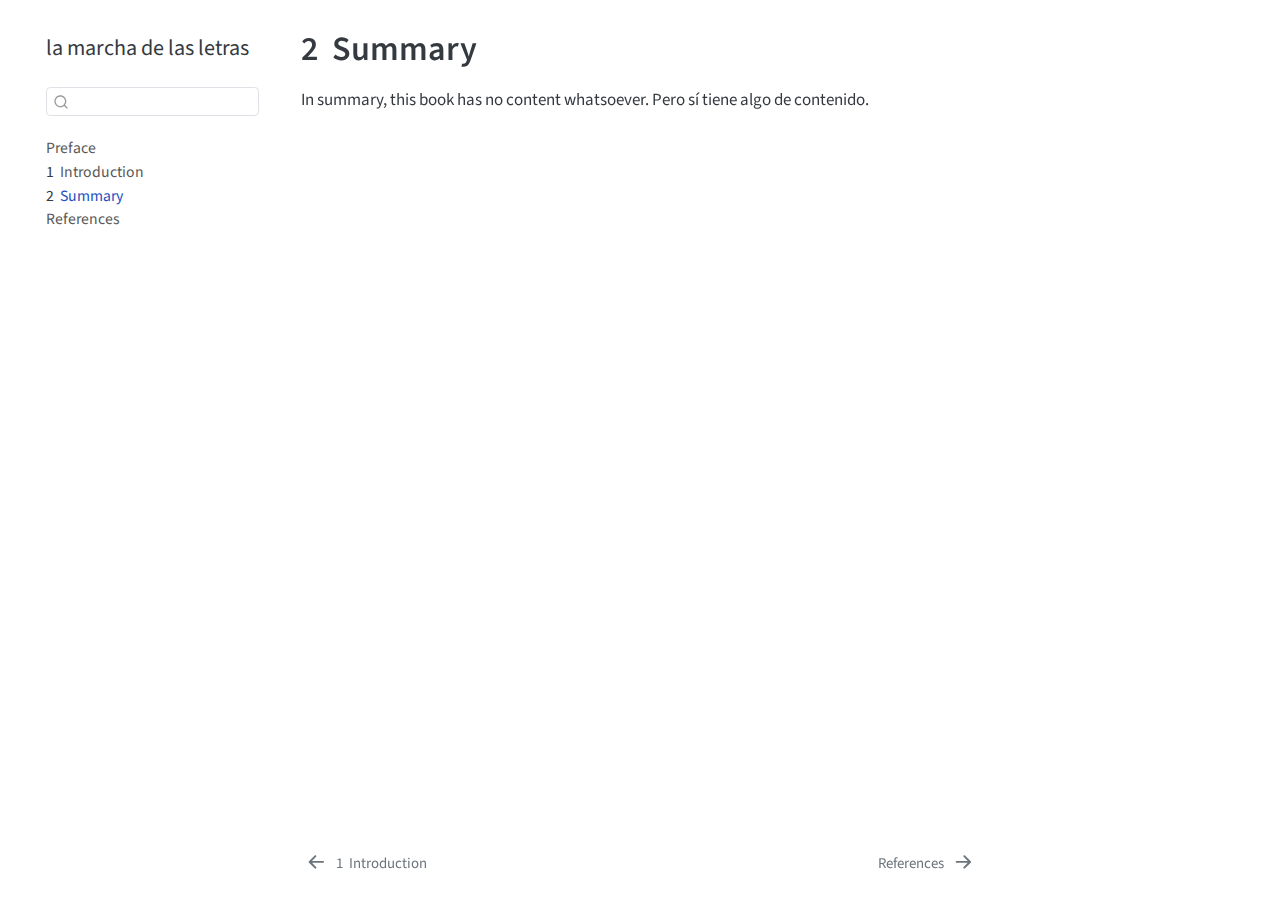
<file: docs/summary.html>
<!DOCTYPE html>
<html xmlns="http://www.w3.org/1999/xhtml" lang="en" xml:lang="en"><head>

<meta charset="utf-8">
<meta name="generator" content="quarto-1.6.40">

<meta name="viewport" content="width=device-width, initial-scale=1.0, user-scalable=yes">


<title>2&nbsp; Summary – la marcha de las letras</title>
<style>
code{white-space: pre-wrap;}
span.smallcaps{font-variant: small-caps;}
div.columns{display: flex; gap: min(4vw, 1.5em);}
div.column{flex: auto; overflow-x: auto;}
div.hanging-indent{margin-left: 1.5em; text-indent: -1.5em;}
ul.task-list{list-style: none;}
ul.task-list li input[type="checkbox"] {
  width: 0.8em;
  margin: 0 0.8em 0.2em -1em; /* quarto-specific, see https://github.com/quarto-dev/quarto-cli/issues/4556 */ 
  vertical-align: middle;
}
</style>


<script src="site_libs/quarto-nav/quarto-nav.js"></script>
<script src="site_libs/quarto-nav/headroom.min.js"></script>
<script src="site_libs/clipboard/clipboard.min.js"></script>
<script src="site_libs/quarto-search/autocomplete.umd.js"></script>
<script src="site_libs/quarto-search/fuse.min.js"></script>
<script src="site_libs/quarto-search/quarto-search.js"></script>
<meta name="quarto:offset" content="./">
<link href="./references.html" rel="next">
<link href="./intro.html" rel="prev">
<script src="site_libs/quarto-html/quarto.js"></script>
<script src="site_libs/quarto-html/popper.min.js"></script>
<script src="site_libs/quarto-html/tippy.umd.min.js"></script>
<script src="site_libs/quarto-html/anchor.min.js"></script>
<link href="site_libs/quarto-html/tippy.css" rel="stylesheet">
<link href="site_libs/quarto-html/quarto-syntax-highlighting-549806ee2085284f45b00abea8c6df48.css" rel="stylesheet" id="quarto-text-highlighting-styles">
<script src="site_libs/bootstrap/bootstrap.min.js"></script>
<link href="site_libs/bootstrap/bootstrap-icons.css" rel="stylesheet">
<link href="site_libs/bootstrap/bootstrap-11c9061ab5c1c3b3c653d05e9c101184.min.css" rel="stylesheet" append-hash="true" id="quarto-bootstrap" data-mode="light">
<script id="quarto-search-options" type="application/json">{
  "location": "sidebar",
  "copy-button": false,
  "collapse-after": 3,
  "panel-placement": "start",
  "type": "textbox",
  "limit": 50,
  "keyboard-shortcut": [
    "f",
    "/",
    "s"
  ],
  "show-item-context": false,
  "language": {
    "search-no-results-text": "No results",
    "search-matching-documents-text": "matching documents",
    "search-copy-link-title": "Copy link to search",
    "search-hide-matches-text": "Hide additional matches",
    "search-more-match-text": "more match in this document",
    "search-more-matches-text": "more matches in this document",
    "search-clear-button-title": "Clear",
    "search-text-placeholder": "",
    "search-detached-cancel-button-title": "Cancel",
    "search-submit-button-title": "Submit",
    "search-label": "Search"
  }
}</script>


</head>

<body class="nav-sidebar floating">

<div id="quarto-search-results"></div>
  <header id="quarto-header" class="headroom fixed-top">
  <nav class="quarto-secondary-nav">
    <div class="container-fluid d-flex">
      <button type="button" class="quarto-btn-toggle btn" data-bs-toggle="collapse" role="button" data-bs-target=".quarto-sidebar-collapse-item" aria-controls="quarto-sidebar" aria-expanded="false" aria-label="Toggle sidebar navigation" onclick="if (window.quartoToggleHeadroom) { window.quartoToggleHeadroom(); }">
        <i class="bi bi-layout-text-sidebar-reverse"></i>
      </button>
        <nav class="quarto-page-breadcrumbs" aria-label="breadcrumb"><ol class="breadcrumb"><li class="breadcrumb-item"><a href="./summary.html"><span class="chapter-number">2</span>&nbsp; <span class="chapter-title">Summary</span></a></li></ol></nav>
        <a class="flex-grow-1" role="navigation" data-bs-toggle="collapse" data-bs-target=".quarto-sidebar-collapse-item" aria-controls="quarto-sidebar" aria-expanded="false" aria-label="Toggle sidebar navigation" onclick="if (window.quartoToggleHeadroom) { window.quartoToggleHeadroom(); }">      
        </a>
      <button type="button" class="btn quarto-search-button" aria-label="Search" onclick="window.quartoOpenSearch();">
        <i class="bi bi-search"></i>
      </button>
    </div>
  </nav>
</header>
<!-- content -->
<div id="quarto-content" class="quarto-container page-columns page-rows-contents page-layout-article">
<!-- sidebar -->
  <nav id="quarto-sidebar" class="sidebar collapse collapse-horizontal quarto-sidebar-collapse-item sidebar-navigation floating overflow-auto">
    <div class="pt-lg-2 mt-2 text-left sidebar-header">
    <div class="sidebar-title mb-0 py-0">
      <a href="./">la marcha de las letras</a> 
    </div>
      </div>
        <div class="mt-2 flex-shrink-0 align-items-center">
        <div class="sidebar-search">
        <div id="quarto-search" class="" title="Search"></div>
        </div>
        </div>
    <div class="sidebar-menu-container"> 
    <ul class="list-unstyled mt-1">
        <li class="sidebar-item">
  <div class="sidebar-item-container"> 
  <a href="./index.html" class="sidebar-item-text sidebar-link">
 <span class="menu-text">Preface</span></a>
  </div>
</li>
        <li class="sidebar-item">
  <div class="sidebar-item-container"> 
  <a href="./intro.html" class="sidebar-item-text sidebar-link">
 <span class="menu-text"><span class="chapter-number">1</span>&nbsp; <span class="chapter-title">Introduction</span></span></a>
  </div>
</li>
        <li class="sidebar-item">
  <div class="sidebar-item-container"> 
  <a href="./summary.html" class="sidebar-item-text sidebar-link active">
 <span class="menu-text"><span class="chapter-number">2</span>&nbsp; <span class="chapter-title">Summary</span></span></a>
  </div>
</li>
        <li class="sidebar-item">
  <div class="sidebar-item-container"> 
  <a href="./references.html" class="sidebar-item-text sidebar-link">
 <span class="menu-text">References</span></a>
  </div>
</li>
    </ul>
    </div>
</nav>
<div id="quarto-sidebar-glass" class="quarto-sidebar-collapse-item" data-bs-toggle="collapse" data-bs-target=".quarto-sidebar-collapse-item"></div>
<!-- margin-sidebar -->
    <div id="quarto-margin-sidebar" class="sidebar margin-sidebar zindex-bottom">
        
    </div>
<!-- main -->
<main class="content" id="quarto-document-content">

<header id="title-block-header" class="quarto-title-block default">
<div class="quarto-title">
<h1 class="title"><span class="chapter-number">2</span>&nbsp; <span class="chapter-title">Summary</span></h1>
</div>



<div class="quarto-title-meta">

    
  
    
  </div>
  


</header>


<p>In summary, this book has no content whatsoever. Pero sí tiene algo de contenido.</p>



</main> <!-- /main -->
<script id="quarto-html-after-body" type="application/javascript">
window.document.addEventListener("DOMContentLoaded", function (event) {
  const toggleBodyColorMode = (bsSheetEl) => {
    const mode = bsSheetEl.getAttribute("data-mode");
    const bodyEl = window.document.querySelector("body");
    if (mode === "dark") {
      bodyEl.classList.add("quarto-dark");
      bodyEl.classList.remove("quarto-light");
    } else {
      bodyEl.classList.add("quarto-light");
      bodyEl.classList.remove("quarto-dark");
    }
  }
  const toggleBodyColorPrimary = () => {
    const bsSheetEl = window.document.querySelector("link#quarto-bootstrap");
    if (bsSheetEl) {
      toggleBodyColorMode(bsSheetEl);
    }
  }
  toggleBodyColorPrimary();  
  const icon = "";
  const anchorJS = new window.AnchorJS();
  anchorJS.options = {
    placement: 'right',
    icon: icon
  };
  anchorJS.add('.anchored');
  const isCodeAnnotation = (el) => {
    for (const clz of el.classList) {
      if (clz.startsWith('code-annotation-')) {                     
        return true;
      }
    }
    return false;
  }
  const onCopySuccess = function(e) {
    // button target
    const button = e.trigger;
    // don't keep focus
    button.blur();
    // flash "checked"
    button.classList.add('code-copy-button-checked');
    var currentTitle = button.getAttribute("title");
    button.setAttribute("title", "Copied!");
    let tooltip;
    if (window.bootstrap) {
      button.setAttribute("data-bs-toggle", "tooltip");
      button.setAttribute("data-bs-placement", "left");
      button.setAttribute("data-bs-title", "Copied!");
      tooltip = new bootstrap.Tooltip(button, 
        { trigger: "manual", 
          customClass: "code-copy-button-tooltip",
          offset: [0, -8]});
      tooltip.show();    
    }
    setTimeout(function() {
      if (tooltip) {
        tooltip.hide();
        button.removeAttribute("data-bs-title");
        button.removeAttribute("data-bs-toggle");
        button.removeAttribute("data-bs-placement");
      }
      button.setAttribute("title", currentTitle);
      button.classList.remove('code-copy-button-checked');
    }, 1000);
    // clear code selection
    e.clearSelection();
  }
  const getTextToCopy = function(trigger) {
      const codeEl = trigger.previousElementSibling.cloneNode(true);
      for (const childEl of codeEl.children) {
        if (isCodeAnnotation(childEl)) {
          childEl.remove();
        }
      }
      return codeEl.innerText;
  }
  const clipboard = new window.ClipboardJS('.code-copy-button:not([data-in-quarto-modal])', {
    text: getTextToCopy
  });
  clipboard.on('success', onCopySuccess);
  if (window.document.getElementById('quarto-embedded-source-code-modal')) {
    const clipboardModal = new window.ClipboardJS('.code-copy-button[data-in-quarto-modal]', {
      text: getTextToCopy,
      container: window.document.getElementById('quarto-embedded-source-code-modal')
    });
    clipboardModal.on('success', onCopySuccess);
  }
    var localhostRegex = new RegExp(/^(?:http|https):\/\/localhost\:?[0-9]*\//);
    var mailtoRegex = new RegExp(/^mailto:/);
      var filterRegex = new RegExp('/' + window.location.host + '/');
    var isInternal = (href) => {
        return filterRegex.test(href) || localhostRegex.test(href) || mailtoRegex.test(href);
    }
    // Inspect non-navigation links and adorn them if external
 	var links = window.document.querySelectorAll('a[href]:not(.nav-link):not(.navbar-brand):not(.toc-action):not(.sidebar-link):not(.sidebar-item-toggle):not(.pagination-link):not(.no-external):not([aria-hidden]):not(.dropdown-item):not(.quarto-navigation-tool):not(.about-link)');
    for (var i=0; i<links.length; i++) {
      const link = links[i];
      if (!isInternal(link.href)) {
        // undo the damage that might have been done by quarto-nav.js in the case of
        // links that we want to consider external
        if (link.dataset.originalHref !== undefined) {
          link.href = link.dataset.originalHref;
        }
      }
    }
  function tippyHover(el, contentFn, onTriggerFn, onUntriggerFn) {
    const config = {
      allowHTML: true,
      maxWidth: 500,
      delay: 100,
      arrow: false,
      appendTo: function(el) {
          return el.parentElement;
      },
      interactive: true,
      interactiveBorder: 10,
      theme: 'quarto',
      placement: 'bottom-start',
    };
    if (contentFn) {
      config.content = contentFn;
    }
    if (onTriggerFn) {
      config.onTrigger = onTriggerFn;
    }
    if (onUntriggerFn) {
      config.onUntrigger = onUntriggerFn;
    }
    window.tippy(el, config); 
  }
  const noterefs = window.document.querySelectorAll('a[role="doc-noteref"]');
  for (var i=0; i<noterefs.length; i++) {
    const ref = noterefs[i];
    tippyHover(ref, function() {
      // use id or data attribute instead here
      let href = ref.getAttribute('data-footnote-href') || ref.getAttribute('href');
      try { href = new URL(href).hash; } catch {}
      const id = href.replace(/^#\/?/, "");
      const note = window.document.getElementById(id);
      if (note) {
        return note.innerHTML;
      } else {
        return "";
      }
    });
  }
  const xrefs = window.document.querySelectorAll('a.quarto-xref');
  const processXRef = (id, note) => {
    // Strip column container classes
    const stripColumnClz = (el) => {
      el.classList.remove("page-full", "page-columns");
      if (el.children) {
        for (const child of el.children) {
          stripColumnClz(child);
        }
      }
    }
    stripColumnClz(note)
    if (id === null || id.startsWith('sec-')) {
      // Special case sections, only their first couple elements
      const container = document.createElement("div");
      if (note.children && note.children.length > 2) {
        container.appendChild(note.children[0].cloneNode(true));
        for (let i = 1; i < note.children.length; i++) {
          const child = note.children[i];
          if (child.tagName === "P" && child.innerText === "") {
            continue;
          } else {
            container.appendChild(child.cloneNode(true));
            break;
          }
        }
        if (window.Quarto?.typesetMath) {
          window.Quarto.typesetMath(container);
        }
        return container.innerHTML
      } else {
        if (window.Quarto?.typesetMath) {
          window.Quarto.typesetMath(note);
        }
        return note.innerHTML;
      }
    } else {
      // Remove any anchor links if they are present
      const anchorLink = note.querySelector('a.anchorjs-link');
      if (anchorLink) {
        anchorLink.remove();
      }
      if (window.Quarto?.typesetMath) {
        window.Quarto.typesetMath(note);
      }
      if (note.classList.contains("callout")) {
        return note.outerHTML;
      } else {
        return note.innerHTML;
      }
    }
  }
  for (var i=0; i<xrefs.length; i++) {
    const xref = xrefs[i];
    tippyHover(xref, undefined, function(instance) {
      instance.disable();
      let url = xref.getAttribute('href');
      let hash = undefined; 
      if (url.startsWith('#')) {
        hash = url;
      } else {
        try { hash = new URL(url).hash; } catch {}
      }
      if (hash) {
        const id = hash.replace(/^#\/?/, "");
        const note = window.document.getElementById(id);
        if (note !== null) {
          try {
            const html = processXRef(id, note.cloneNode(true));
            instance.setContent(html);
          } finally {
            instance.enable();
            instance.show();
          }
        } else {
          // See if we can fetch this
          fetch(url.split('#')[0])
          .then(res => res.text())
          .then(html => {
            const parser = new DOMParser();
            const htmlDoc = parser.parseFromString(html, "text/html");
            const note = htmlDoc.getElementById(id);
            if (note !== null) {
              const html = processXRef(id, note);
              instance.setContent(html);
            } 
          }).finally(() => {
            instance.enable();
            instance.show();
          });
        }
      } else {
        // See if we can fetch a full url (with no hash to target)
        // This is a special case and we should probably do some content thinning / targeting
        fetch(url)
        .then(res => res.text())
        .then(html => {
          const parser = new DOMParser();
          const htmlDoc = parser.parseFromString(html, "text/html");
          const note = htmlDoc.querySelector('main.content');
          if (note !== null) {
            // This should only happen for chapter cross references
            // (since there is no id in the URL)
            // remove the first header
            if (note.children.length > 0 && note.children[0].tagName === "HEADER") {
              note.children[0].remove();
            }
            const html = processXRef(null, note);
            instance.setContent(html);
          } 
        }).finally(() => {
          instance.enable();
          instance.show();
        });
      }
    }, function(instance) {
    });
  }
      let selectedAnnoteEl;
      const selectorForAnnotation = ( cell, annotation) => {
        let cellAttr = 'data-code-cell="' + cell + '"';
        let lineAttr = 'data-code-annotation="' +  annotation + '"';
        const selector = 'span[' + cellAttr + '][' + lineAttr + ']';
        return selector;
      }
      const selectCodeLines = (annoteEl) => {
        const doc = window.document;
        const targetCell = annoteEl.getAttribute("data-target-cell");
        const targetAnnotation = annoteEl.getAttribute("data-target-annotation");
        const annoteSpan = window.document.querySelector(selectorForAnnotation(targetCell, targetAnnotation));
        const lines = annoteSpan.getAttribute("data-code-lines").split(",");
        const lineIds = lines.map((line) => {
          return targetCell + "-" + line;
        })
        let top = null;
        let height = null;
        let parent = null;
        if (lineIds.length > 0) {
            //compute the position of the single el (top and bottom and make a div)
            const el = window.document.getElementById(lineIds[0]);
            top = el.offsetTop;
            height = el.offsetHeight;
            parent = el.parentElement.parentElement;
          if (lineIds.length > 1) {
            const lastEl = window.document.getElementById(lineIds[lineIds.length - 1]);
            const bottom = lastEl.offsetTop + lastEl.offsetHeight;
            height = bottom - top;
          }
          if (top !== null && height !== null && parent !== null) {
            // cook up a div (if necessary) and position it 
            let div = window.document.getElementById("code-annotation-line-highlight");
            if (div === null) {
              div = window.document.createElement("div");
              div.setAttribute("id", "code-annotation-line-highlight");
              div.style.position = 'absolute';
              parent.appendChild(div);
            }
            div.style.top = top - 2 + "px";
            div.style.height = height + 4 + "px";
            div.style.left = 0;
            let gutterDiv = window.document.getElementById("code-annotation-line-highlight-gutter");
            if (gutterDiv === null) {
              gutterDiv = window.document.createElement("div");
              gutterDiv.setAttribute("id", "code-annotation-line-highlight-gutter");
              gutterDiv.style.position = 'absolute';
              const codeCell = window.document.getElementById(targetCell);
              const gutter = codeCell.querySelector('.code-annotation-gutter');
              gutter.appendChild(gutterDiv);
            }
            gutterDiv.style.top = top - 2 + "px";
            gutterDiv.style.height = height + 4 + "px";
          }
          selectedAnnoteEl = annoteEl;
        }
      };
      const unselectCodeLines = () => {
        const elementsIds = ["code-annotation-line-highlight", "code-annotation-line-highlight-gutter"];
        elementsIds.forEach((elId) => {
          const div = window.document.getElementById(elId);
          if (div) {
            div.remove();
          }
        });
        selectedAnnoteEl = undefined;
      };
        // Handle positioning of the toggle
    window.addEventListener(
      "resize",
      throttle(() => {
        elRect = undefined;
        if (selectedAnnoteEl) {
          selectCodeLines(selectedAnnoteEl);
        }
      }, 10)
    );
    function throttle(fn, ms) {
    let throttle = false;
    let timer;
      return (...args) => {
        if(!throttle) { // first call gets through
            fn.apply(this, args);
            throttle = true;
        } else { // all the others get throttled
            if(timer) clearTimeout(timer); // cancel #2
            timer = setTimeout(() => {
              fn.apply(this, args);
              timer = throttle = false;
            }, ms);
        }
      };
    }
      // Attach click handler to the DT
      const annoteDls = window.document.querySelectorAll('dt[data-target-cell]');
      for (const annoteDlNode of annoteDls) {
        annoteDlNode.addEventListener('click', (event) => {
          const clickedEl = event.target;
          if (clickedEl !== selectedAnnoteEl) {
            unselectCodeLines();
            const activeEl = window.document.querySelector('dt[data-target-cell].code-annotation-active');
            if (activeEl) {
              activeEl.classList.remove('code-annotation-active');
            }
            selectCodeLines(clickedEl);
            clickedEl.classList.add('code-annotation-active');
          } else {
            // Unselect the line
            unselectCodeLines();
            clickedEl.classList.remove('code-annotation-active');
          }
        });
      }
  const findCites = (el) => {
    const parentEl = el.parentElement;
    if (parentEl) {
      const cites = parentEl.dataset.cites;
      if (cites) {
        return {
          el,
          cites: cites.split(' ')
        };
      } else {
        return findCites(el.parentElement)
      }
    } else {
      return undefined;
    }
  };
  var bibliorefs = window.document.querySelectorAll('a[role="doc-biblioref"]');
  for (var i=0; i<bibliorefs.length; i++) {
    const ref = bibliorefs[i];
    const citeInfo = findCites(ref);
    if (citeInfo) {
      tippyHover(citeInfo.el, function() {
        var popup = window.document.createElement('div');
        citeInfo.cites.forEach(function(cite) {
          var citeDiv = window.document.createElement('div');
          citeDiv.classList.add('hanging-indent');
          citeDiv.classList.add('csl-entry');
          var biblioDiv = window.document.getElementById('ref-' + cite);
          if (biblioDiv) {
            citeDiv.innerHTML = biblioDiv.innerHTML;
          }
          popup.appendChild(citeDiv);
        });
        return popup.innerHTML;
      });
    }
  }
});
</script>
<nav class="page-navigation">
  <div class="nav-page nav-page-previous">
      <a href="./intro.html" class="pagination-link" aria-label="Introduction">
        <i class="bi bi-arrow-left-short"></i> <span class="nav-page-text"><span class="chapter-number">1</span>&nbsp; <span class="chapter-title">Introduction</span></span>
      </a>          
  </div>
  <div class="nav-page nav-page-next">
      <a href="./references.html" class="pagination-link" aria-label="References">
        <span class="nav-page-text">References</span> <i class="bi bi-arrow-right-short"></i>
      </a>
  </div>
</nav>
</div> <!-- /content -->




</body></html>
</file>
<file: _book/site_libs/quarto-html/tippy.css>
.tippy-box[data-animation=fade][data-state=hidden]{opacity:0}[data-tippy-root]{max-width:calc(100vw - 10px)}.tippy-box{position:relative;background-color:#333;color:#fff;border-radius:4px;font-size:14px;line-height:1.4;white-space:normal;outline:0;transition-property:transform,visibility,opacity}.tippy-box[data-placement^=top]>.tippy-arrow{bottom:0}.tippy-box[data-placement^=top]>.tippy-arrow:before{bottom:-7px;left:0;border-width:8px 8px 0;border-top-color:initial;transform-origin:center top}.tippy-box[data-placement^=bottom]>.tippy-arrow{top:0}.tippy-box[data-placement^=bottom]>.tippy-arrow:before{top:-7px;left:0;border-width:0 8px 8px;border-bottom-color:initial;transform-origin:center bottom}.tippy-box[data-placement^=left]>.tippy-arrow{right:0}.tippy-box[data-placement^=left]>.tippy-arrow:before{border-width:8px 0 8px 8px;border-left-color:initial;right:-7px;transform-origin:center left}.tippy-box[data-placement^=right]>.tippy-arrow{left:0}.tippy-box[data-placement^=right]>.tippy-arrow:before{left:-7px;border-width:8px 8px 8px 0;border-right-color:initial;transform-origin:center right}.tippy-box[data-inertia][data-state=visible]{transition-timing-function:cubic-bezier(.54,1.5,.38,1.11)}.tippy-arrow{width:16px;height:16px;color:#333}.tippy-arrow:before{content:"";position:absolute;border-color:transparent;border-style:solid}.tippy-content{position:relative;padding:5px 9px;z-index:1}
</file>
<file: _book/site_libs/quarto-html/quarto-syntax-highlighting-549806ee2085284f45b00abea8c6df48.css>
/* quarto syntax highlight colors */
:root {
  --quarto-hl-ot-color: #003B4F;
  --quarto-hl-at-color: #657422;
  --quarto-hl-ss-color: #20794D;
  --quarto-hl-an-color: #5E5E5E;
  --quarto-hl-fu-color: #4758AB;
  --quarto-hl-st-color: #20794D;
  --quarto-hl-cf-color: #003B4F;
  --quarto-hl-op-color: #5E5E5E;
  --quarto-hl-er-color: #AD0000;
  --quarto-hl-bn-color: #AD0000;
  --quarto-hl-al-color: #AD0000;
  --quarto-hl-va-color: #111111;
  --quarto-hl-bu-color: inherit;
  --quarto-hl-ex-color: inherit;
  --quarto-hl-pp-color: #AD0000;
  --quarto-hl-in-color: #5E5E5E;
  --quarto-hl-vs-color: #20794D;
  --quarto-hl-wa-color: #5E5E5E;
  --quarto-hl-do-color: #5E5E5E;
  --quarto-hl-im-color: #00769E;
  --quarto-hl-ch-color: #20794D;
  --quarto-hl-dt-color: #AD0000;
  --quarto-hl-fl-color: #AD0000;
  --quarto-hl-co-color: #5E5E5E;
  --quarto-hl-cv-color: #5E5E5E;
  --quarto-hl-cn-color: #8f5902;
  --quarto-hl-sc-color: #5E5E5E;
  --quarto-hl-dv-color: #AD0000;
  --quarto-hl-kw-color: #003B4F;
}

/* other quarto variables */
:root {
  --quarto-font-monospace: SFMono-Regular, Menlo, Monaco, Consolas, "Liberation Mono", "Courier New", monospace;
}

pre > code.sourceCode > span {
  color: #003B4F;
}

code span {
  color: #003B4F;
}

code.sourceCode > span {
  color: #003B4F;
}

div.sourceCode,
div.sourceCode pre.sourceCode {
  color: #003B4F;
}

code span.ot {
  color: #003B4F;
  font-style: inherit;
}

code span.at {
  color: #657422;
  font-style: inherit;
}

code span.ss {
  color: #20794D;
  font-style: inherit;
}

code span.an {
  color: #5E5E5E;
  font-style: inherit;
}

code span.fu {
  color: #4758AB;
  font-style: inherit;
}

code span.st {
  color: #20794D;
  font-style: inherit;
}

code span.cf {
  color: #003B4F;
  font-weight: bold;
  font-style: inherit;
}

code span.op {
  color: #5E5E5E;
  font-style: inherit;
}

code span.er {
  color: #AD0000;
  font-style: inherit;
}

code span.bn {
  color: #AD0000;
  font-style: inherit;
}

code span.al {
  color: #AD0000;
  font-style: inherit;
}

code span.va {
  color: #111111;
  font-style: inherit;
}

code span.bu {
  font-style: inherit;
}

code span.ex {
  font-style: inherit;
}

code span.pp {
  color: #AD0000;
  font-style: inherit;
}

code span.in {
  color: #5E5E5E;
  font-style: inherit;
}

code span.vs {
  color: #20794D;
  font-style: inherit;
}

code span.wa {
  color: #5E5E5E;
  font-style: italic;
}

code span.do {
  color: #5E5E5E;
  font-style: italic;
}

code span.im {
  color: #00769E;
  font-style: inherit;
}

code span.ch {
  color: #20794D;
  font-style: inherit;
}

code span.dt {
  color: #AD0000;
  font-style: inherit;
}

code span.fl {
  color: #AD0000;
  font-style: inherit;
}

code span.co {
  color: #5E5E5E;
  font-style: inherit;
}

code span.cv {
  color: #5E5E5E;
  font-style: italic;
}

code span.cn {
  color: #8f5902;
  font-style: inherit;
}

code span.sc {
  color: #5E5E5E;
  font-style: inherit;
}

code span.dv {
  color: #AD0000;
  font-style: inherit;
}

code span.kw {
  color: #003B4F;
  font-weight: bold;
  font-style: inherit;
}

.prevent-inlining {
  content: "</";
}

/*# sourceMappingURL=ae99138f4fbc2fb4c9f5e5cd69c22459.css.map */
</file>
<file: docs/site_libs/quarto-html/tippy.css>
.tippy-box[data-animation=fade][data-state=hidden]{opacity:0}[data-tippy-root]{max-width:calc(100vw - 10px)}.tippy-box{position:relative;background-color:#333;color:#fff;border-radius:4px;font-size:14px;line-height:1.4;white-space:normal;outline:0;transition-property:transform,visibility,opacity}.tippy-box[data-placement^=top]>.tippy-arrow{bottom:0}.tippy-box[data-placement^=top]>.tippy-arrow:before{bottom:-7px;left:0;border-width:8px 8px 0;border-top-color:initial;transform-origin:center top}.tippy-box[data-placement^=bottom]>.tippy-arrow{top:0}.tippy-box[data-placement^=bottom]>.tippy-arrow:before{top:-7px;left:0;border-width:0 8px 8px;border-bottom-color:initial;transform-origin:center bottom}.tippy-box[data-placement^=left]>.tippy-arrow{right:0}.tippy-box[data-placement^=left]>.tippy-arrow:before{border-width:8px 0 8px 8px;border-left-color:initial;right:-7px;transform-origin:center left}.tippy-box[data-placement^=right]>.tippy-arrow{left:0}.tippy-box[data-placement^=right]>.tippy-arrow:before{left:-7px;border-width:8px 8px 8px 0;border-right-color:initial;transform-origin:center right}.tippy-box[data-inertia][data-state=visible]{transition-timing-function:cubic-bezier(.54,1.5,.38,1.11)}.tippy-arrow{width:16px;height:16px;color:#333}.tippy-arrow:before{content:"";position:absolute;border-color:transparent;border-style:solid}.tippy-content{position:relative;padding:5px 9px;z-index:1}
</file>
<file: docs/site_libs/quarto-html/quarto-syntax-highlighting-549806ee2085284f45b00abea8c6df48.css>
/* quarto syntax highlight colors */
:root {
  --quarto-hl-ot-color: #003B4F;
  --quarto-hl-at-color: #657422;
  --quarto-hl-ss-color: #20794D;
  --quarto-hl-an-color: #5E5E5E;
  --quarto-hl-fu-color: #4758AB;
  --quarto-hl-st-color: #20794D;
  --quarto-hl-cf-color: #003B4F;
  --quarto-hl-op-color: #5E5E5E;
  --quarto-hl-er-color: #AD0000;
  --quarto-hl-bn-color: #AD0000;
  --quarto-hl-al-color: #AD0000;
  --quarto-hl-va-color: #111111;
  --quarto-hl-bu-color: inherit;
  --quarto-hl-ex-color: inherit;
  --quarto-hl-pp-color: #AD0000;
  --quarto-hl-in-color: #5E5E5E;
  --quarto-hl-vs-color: #20794D;
  --quarto-hl-wa-color: #5E5E5E;
  --quarto-hl-do-color: #5E5E5E;
  --quarto-hl-im-color: #00769E;
  --quarto-hl-ch-color: #20794D;
  --quarto-hl-dt-color: #AD0000;
  --quarto-hl-fl-color: #AD0000;
  --quarto-hl-co-color: #5E5E5E;
  --quarto-hl-cv-color: #5E5E5E;
  --quarto-hl-cn-color: #8f5902;
  --quarto-hl-sc-color: #5E5E5E;
  --quarto-hl-dv-color: #AD0000;
  --quarto-hl-kw-color: #003B4F;
}

/* other quarto variables */
:root {
  --quarto-font-monospace: SFMono-Regular, Menlo, Monaco, Consolas, "Liberation Mono", "Courier New", monospace;
}

pre > code.sourceCode > span {
  color: #003B4F;
}

code span {
  color: #003B4F;
}

code.sourceCode > span {
  color: #003B4F;
}

div.sourceCode,
div.sourceCode pre.sourceCode {
  color: #003B4F;
}

code span.ot {
  color: #003B4F;
  font-style: inherit;
}

code span.at {
  color: #657422;
  font-style: inherit;
}

code span.ss {
  color: #20794D;
  font-style: inherit;
}

code span.an {
  color: #5E5E5E;
  font-style: inherit;
}

code span.fu {
  color: #4758AB;
  font-style: inherit;
}

code span.st {
  color: #20794D;
  font-style: inherit;
}

code span.cf {
  color: #003B4F;
  font-weight: bold;
  font-style: inherit;
}

code span.op {
  color: #5E5E5E;
  font-style: inherit;
}

code span.er {
  color: #AD0000;
  font-style: inherit;
}

code span.bn {
  color: #AD0000;
  font-style: inherit;
}

code span.al {
  color: #AD0000;
  font-style: inherit;
}

code span.va {
  color: #111111;
  font-style: inherit;
}

code span.bu {
  font-style: inherit;
}

code span.ex {
  font-style: inherit;
}

code span.pp {
  color: #AD0000;
  font-style: inherit;
}

code span.in {
  color: #5E5E5E;
  font-style: inherit;
}

code span.vs {
  color: #20794D;
  font-style: inherit;
}

code span.wa {
  color: #5E5E5E;
  font-style: italic;
}

code span.do {
  color: #5E5E5E;
  font-style: italic;
}

code span.im {
  color: #00769E;
  font-style: inherit;
}

code span.ch {
  color: #20794D;
  font-style: inherit;
}

code span.dt {
  color: #AD0000;
  font-style: inherit;
}

code span.fl {
  color: #AD0000;
  font-style: inherit;
}

code span.co {
  color: #5E5E5E;
  font-style: inherit;
}

code span.cv {
  color: #5E5E5E;
  font-style: italic;
}

code span.cn {
  color: #8f5902;
  font-style: inherit;
}

code span.sc {
  color: #5E5E5E;
  font-style: inherit;
}

code span.dv {
  color: #AD0000;
  font-style: inherit;
}

code span.kw {
  color: #003B4F;
  font-weight: bold;
  font-style: inherit;
}

.prevent-inlining {
  content: "</";
}

/*# sourceMappingURL=ae99138f4fbc2fb4c9f5e5cd69c22459.css.map */
</file>
